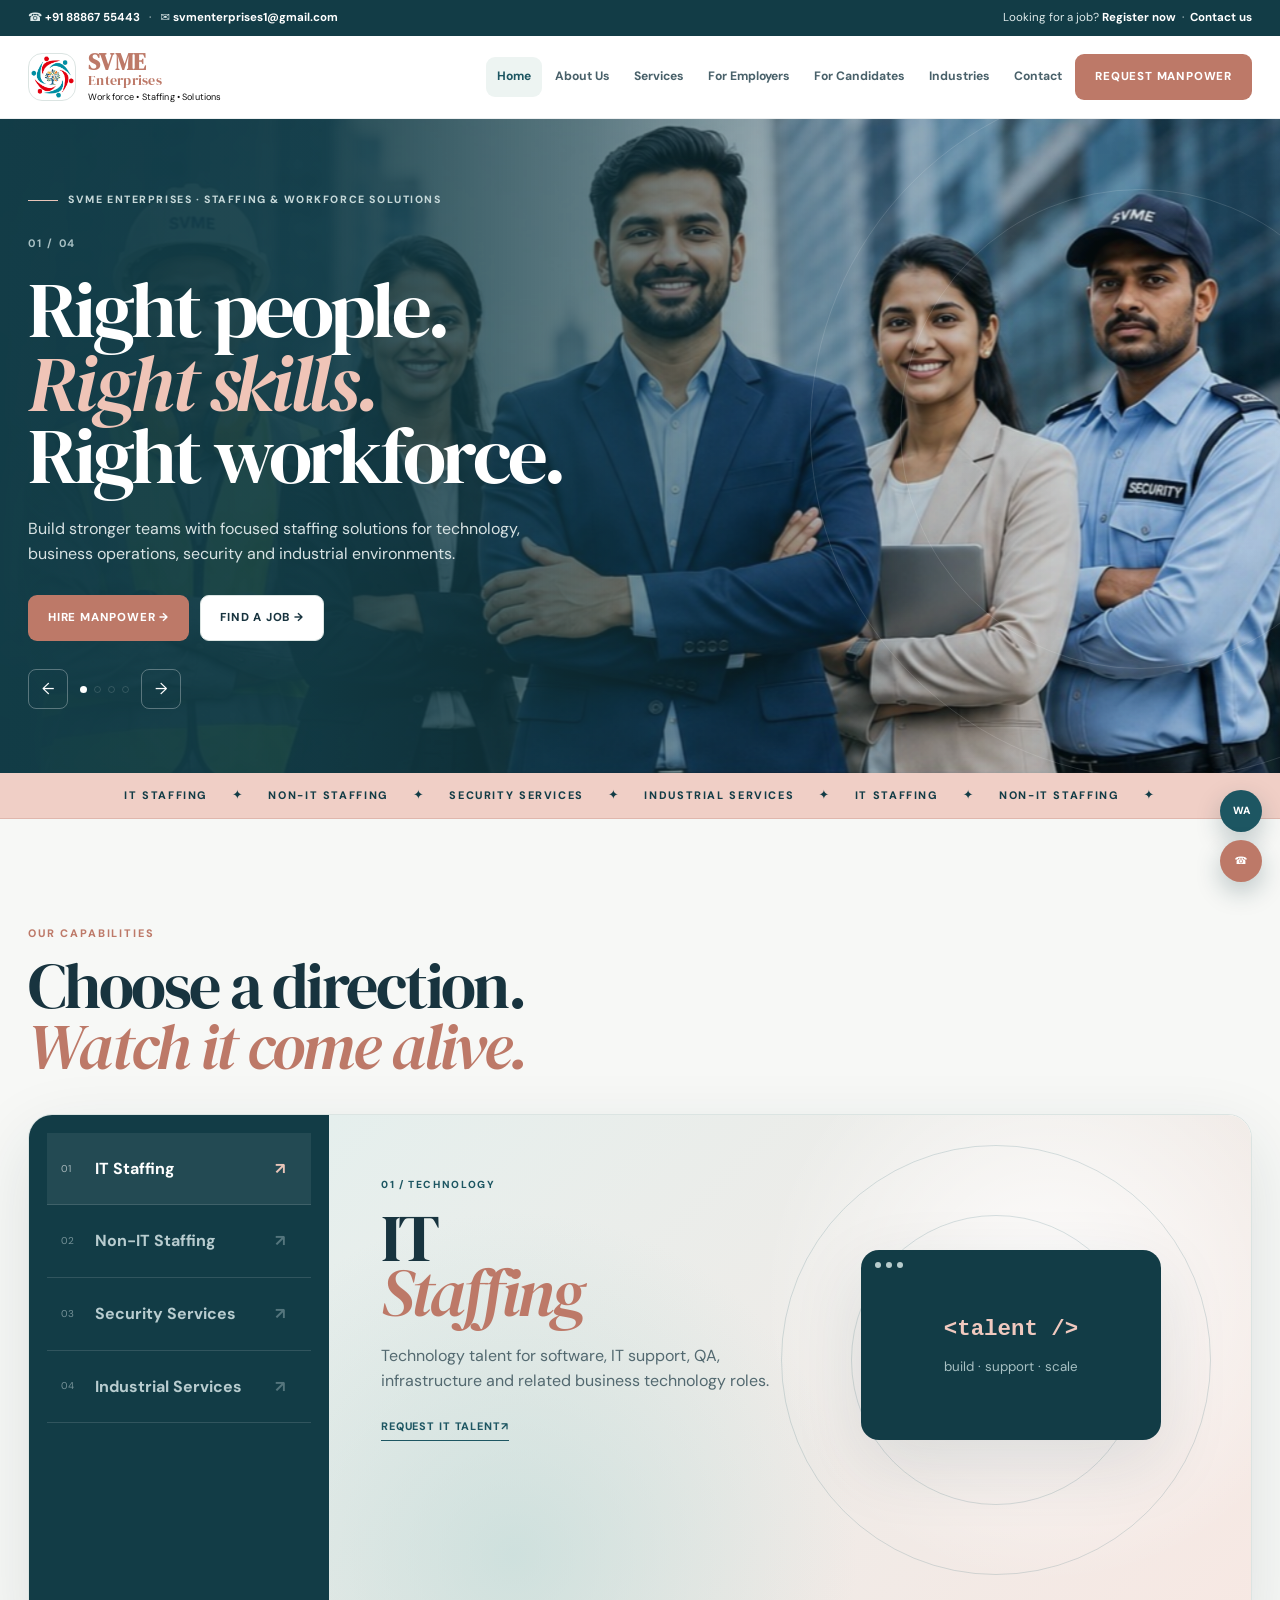
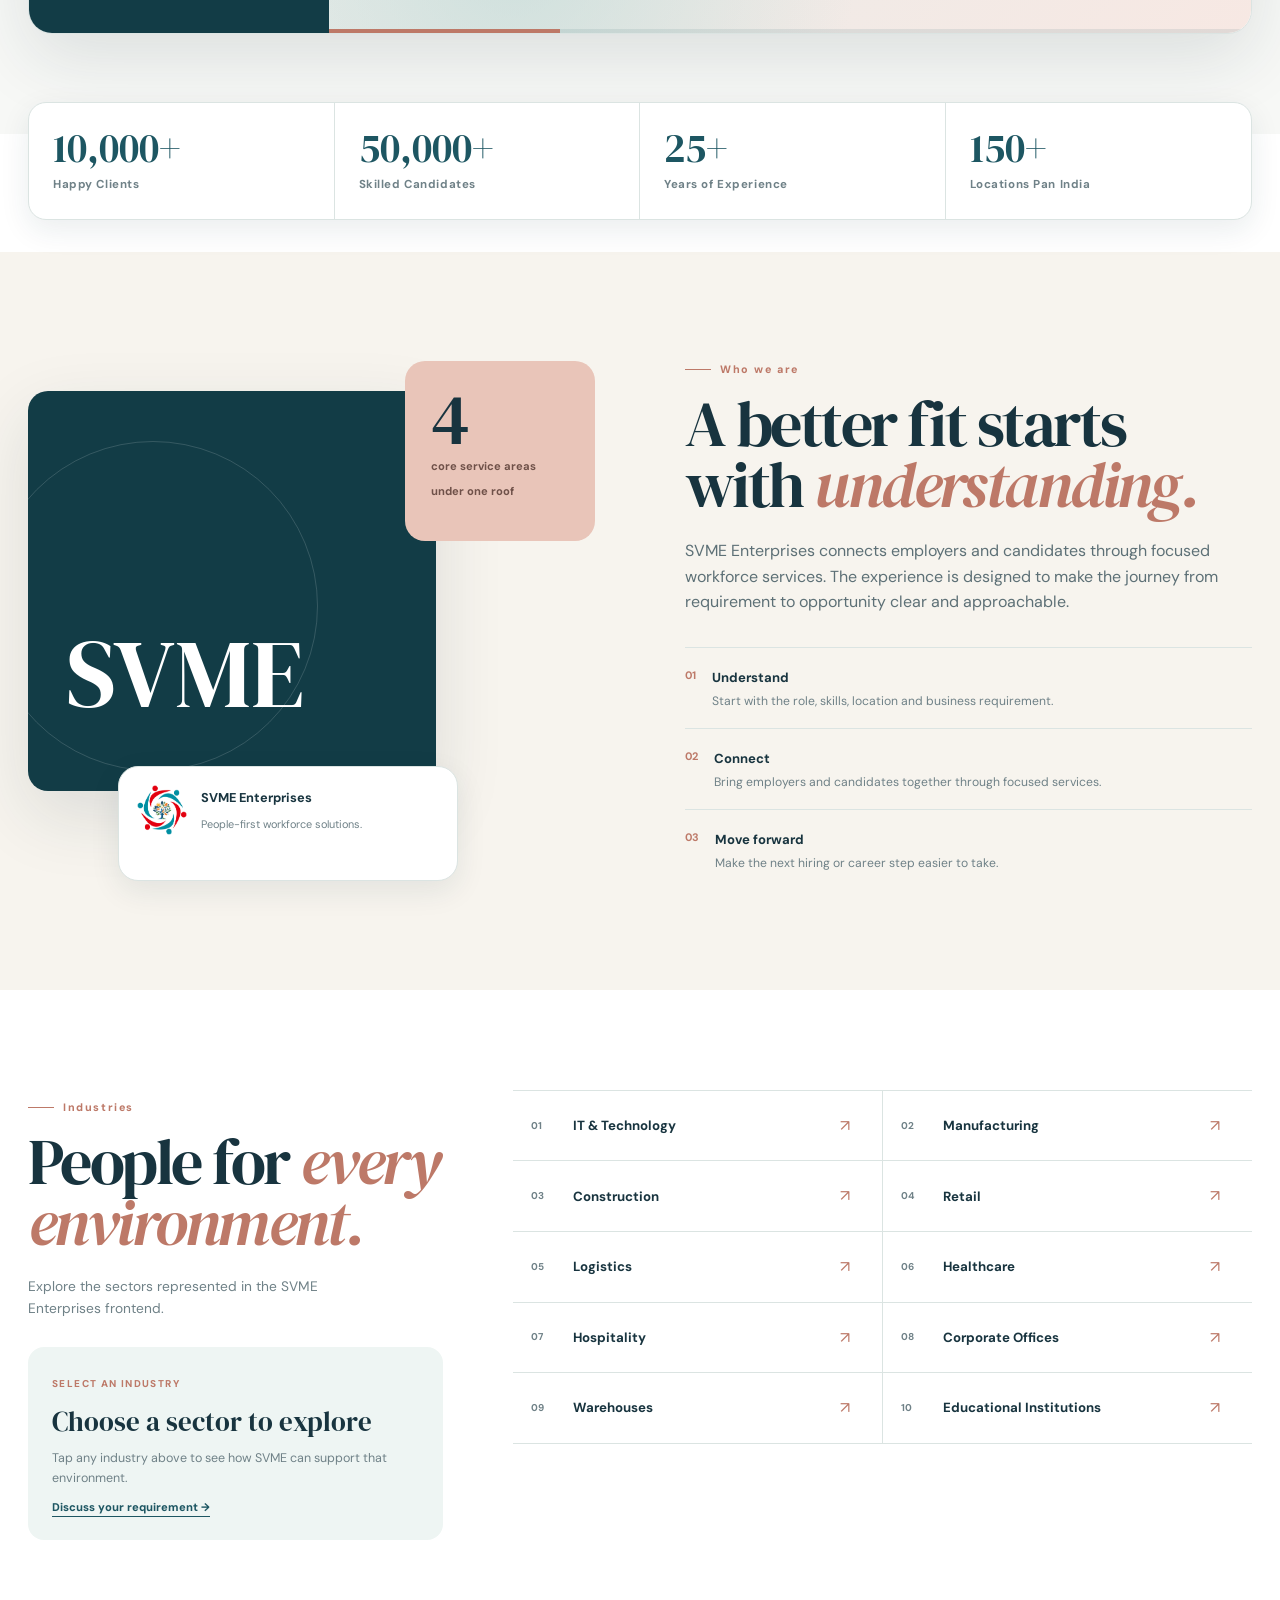
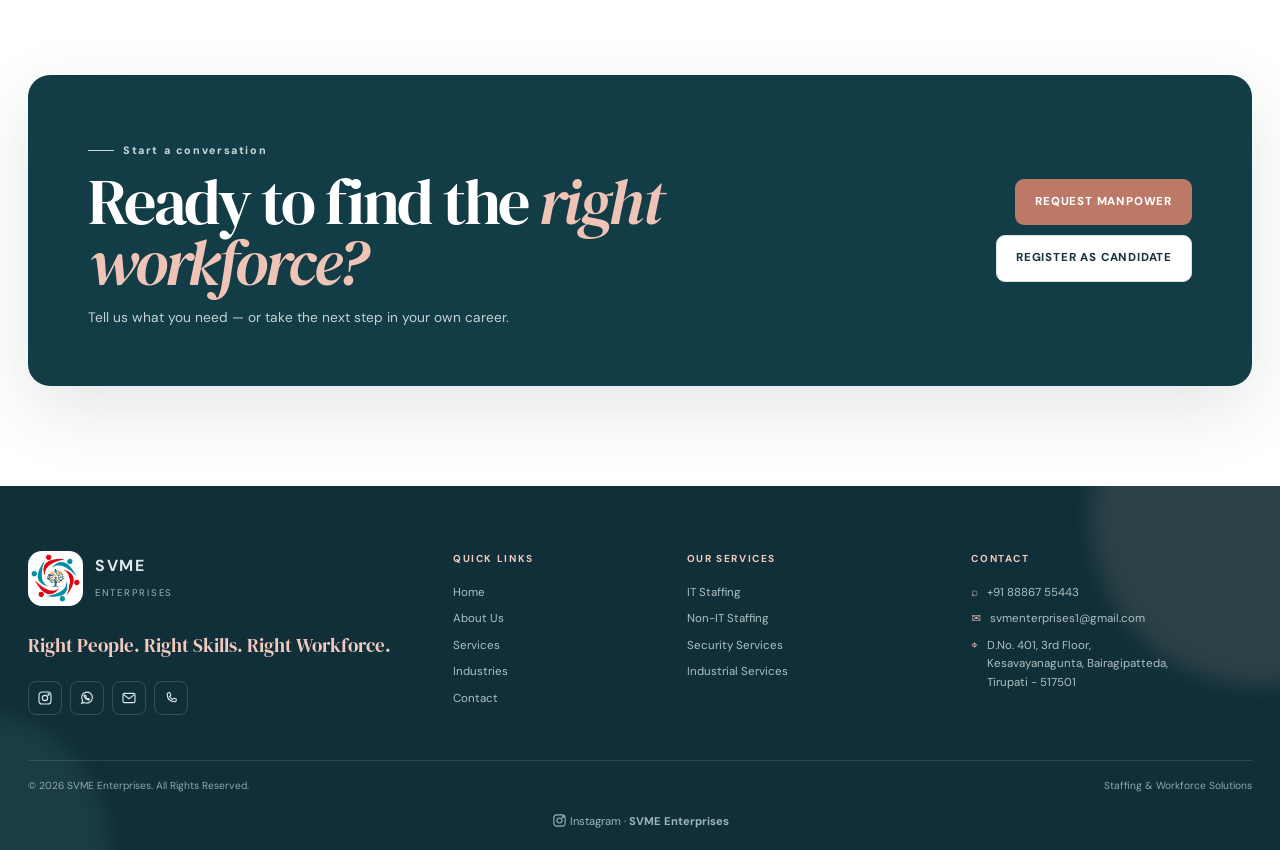
<file: index.html>
<!doctype html><html lang="en" class="no-js"><script>document.documentElement.className="js-anim";</script><head><meta charset="utf-8"><meta name="viewport" content="width=device-width,initial-scale=1"><meta name="description" content="SVME Enterprises provides IT and non-IT staffing, security services and industrial workforce solutions from Tirupati."><title>SVME Enterprises | Staffing & Workforce Solutions</title><link rel="stylesheet" href="css/styles.css"></head><body>
<div class="topbar"><div class="container"><div>☎ <a href="tel:+918886755443">+91 88867 55443</a> &nbsp; · &nbsp; ✉ <a href="mailto:svmenterprises1@gmail.com">svmenterprises1@gmail.com</a></div><div>Looking for a job? <a href="candidates.html">Register now</a> &nbsp;·&nbsp; <a href="contact.html">Contact us</a></div></div></div>
<header class="header"><div class="container nav"><a class="brand" href="index.html"><span class="brand-logo"><img src="assets/svme-logo.png" alt="SVME Enterprises logo"></span><span class="brand-copy"><strong>SVME</strong><small>Enterprises</small><em>Workforce • Staffing • Solutions</em></span></a><button class="hamb" aria-label="Open menu" aria-expanded="false">☰</button><nav class="menu"><a class="active" href="index.html">Home</a><a href="index.html#about">About Us</a><a href="#service-stage">Services</a><a href="employers.html">For Employers</a><a href="candidates.html">For Candidates</a><a href="index.html#industries">Industries</a><a href="contact.html">Contact</a><a class="btn rust" href="employers.html">REQUEST MANPOWER</a></nav></div></header>
<main>
<section class="aed-hero" data-slider><div class="aed-hero-photo" aria-hidden="true"></div><div class="aed-hero-overlay" aria-hidden="true"></div><div class="hero-orbit orbit-one"></div><div class="hero-orbit orbit-two"></div><div class="container aed-hero-grid"><div class="aed-copy reveal"><span class="eyebrow">SVME ENTERPRISES · STAFFING & WORKFORCE SOLUTIONS</span><div class="slider-copy"><article class="slide-copy active"><span class="slide-number">01 / 04</span><h1>Right people.<br><em>Right skills.</em><br>Right workforce.</h1><p>Build stronger teams with focused staffing solutions for technology, business operations, security and industrial environments.</p></article><article class="slide-copy"><span class="slide-number">02 / 04</span><h1>Talent that<br><em>moves</em> business.</h1><p>Connect your organisation with people who can step into the role, understand the work and keep things moving.</p></article><article class="slide-copy"><span class="slide-number">03 / 04</span><h1>People first.<br><em>Business ready.</em></h1><p>A workforce experience designed around employers, candidates and the real requirements behind every role.</p></article><article class="slide-copy"><span class="slide-number">04 / 04</span><h1>One partner.<br><em>Four capabilities.</em></h1><p>IT, non-IT, security and industrial workforce support — brought together under SVME Enterprises.</p></article></div><div class="actions"><a class="btn rust" href="employers.html">HIRE MANPOWER →</a><a class="btn light" href="candidates.html">FIND A JOB →</a></div><div class="slider-controls"><button class="slider-arrow" data-prev aria-label="Previous slide">←</button><div class="slider-dots"><button class="dot active" data-slide="0"></button><button class="dot" data-slide="1"></button><button class="dot" data-slide="2"></button><button class="dot" data-slide="3"></button></div><button class="slider-arrow" data-next aria-label="Next slide">→</button></div></div></div></div></section>
<div class="motion-strip"><div class="motion-track"><span>IT STAFFING</span><b>✦</b><span>NON-IT STAFFING</span><b>✦</b><span>SECURITY SERVICES</span><b>✦</b><span>INDUSTRIAL SERVICES</span><b>✦</b><span>IT STAFFING</span><b>✦</b><span>NON-IT STAFFING</span><b>✦</b></div></div>
<section class="service-stage" id="service-stage">
  <div class="stage-intro container"><span>OUR CAPABILITIES</span><h2>Choose a direction.<br><em>Watch it come alive.</em></h2></div>
  <div class="stage-shell container">
    <div class="stage-tabs" role="tablist" aria-label="Services">
      <button class="stage-tab active" data-service="it"><small>01</small><span>IT Staffing</span><b>↗</b></button>
      <button class="stage-tab" data-service="nonit"><small>02</small><span>Non-IT Staffing</span><b>↗</b></button>
      <button class="stage-tab" data-service="security"><small>03</small><span>Security Services</span><b>↗</b></button>
      <button class="stage-tab" data-service="industrial"><small>04</small><span>Industrial Services</span><b>↗</b></button>
    </div>
    <div class="stage-view">
      <div class="stage-view-bg"></div>
      <div class="stage-copy active" data-panel="it"><span>01 / TECHNOLOGY</span><h3>IT<br><em>Staffing</em></h3><p>Technology talent for software, IT support, QA, infrastructure and related business technology roles.</p><a href="employers.html">REQUEST IT TALENT <b>↗</b></a></div>
      <div class="stage-copy" data-panel="nonit"><span>02 / OPERATIONS</span><h3>Non-IT<br><em>Staffing</em></h3><p>People for administration, sales, customer service, HR support and business operations.</p><a href="employers.html">REQUEST NON-IT TALENT <b>↗</b></a></div>
      <div class="stage-copy" data-panel="security"><span>03 / PROTECTION</span><h3>Security<br><em>Services</em></h3><p>Trained workforce support for offices, facilities and environments where reliable security personnel are needed.</p><a href="employers.html">DISCUSS SECURITY <b>↗</b></a></div>
      <div class="stage-copy" data-panel="industrial"><span>04 / INDUSTRY</span><h3>Industrial<br><em>Services</em></h3><p>Workforce support for production, operations, maintenance, technical assistance and industrial sites.</p><a href="employers.html">REQUEST INDUSTRIAL STAFF <b>↗</b></a></div>
      <div class="stage-art active" data-art="it"><div class="art-ring ring1"></div><div class="art-ring ring2"></div><div class="art-screen"><div class="screen-top"><i></i><i></i><i></i></div><strong>&lt;talent /&gt;</strong><small>build · support · scale</small></div></div>
      <div class="stage-art" data-art="nonit"><div class="people-line"><i></i><i></i><i></i><i></i><i></i></div><div class="people-word">PEOPLE</div><div class="people-dot"></div></div>
      <div class="stage-art" data-art="security"><div class="shield-orbit o1"></div><div class="shield-orbit o2"></div><div class="shield-shape">✓</div></div>
      <div class="stage-art" data-art="industrial"><div class="sun"></div><div class="city c1"></div><div class="city c2"></div><div class="city c3"></div><div class="city c4"></div></div>
      <div class="stage-progress"><span class="progress-fill"></span></div>
    </div>
  </div>
</section>
<section class="stats"><div class="container stats-grid reveal"><div><strong>10,000+</strong><span>Happy Clients</span></div><div><strong>50,000+</strong><span>Skilled Candidates</span></div><div><strong>25+</strong><span>Years of Experience</span></div><div><strong>150+</strong><span>Locations Pan India</span></div></div></section>
<section id="about" class="story scroll-stage"><div class="container story-grid"><div class="story-art reveal"><div class="story-box story-main"><div class="stage-circle"></div><div class="stage-word">SVME</div></div><div class="story-box story-side"><b>4</b><span>core service areas<br>under one roof</span></div><div class="story-box story-bottom"><img src="assets/svme-logo.png" alt="SVME logo"><strong>SVME Enterprises</strong><br><span>People-first workforce solutions.</span></div></div><div class="story-copy reveal delay-2"><span class="kicker">Who we are</span><h2 class="section-title">A better fit starts with <em>understanding.</em></h2><p>SVME Enterprises connects employers and candidates through focused workforce services. The experience is designed to make the journey from requirement to opportunity clear and approachable.</p><div class="story-list"><div class="story-item"><b>01</b><div><strong>Understand</strong><p>Start with the role, skills, location and business requirement.</p></div></div><div class="story-item"><b>02</b><div><strong>Connect</strong><p>Bring employers and candidates together through focused services.</p></div></div><div class="story-item"><b>03</b><div><strong>Move forward</strong><p>Make the next hiring or career step easier to take.</p></div></div></div></div></div></section>
<section id="industries" class="industry-section"><div class="container industry-wrap"><div class="industry-side"><div class="industry-title reveal"><span class="kicker">Industries</span><h2 class="section-title">People for <em>every environment.</em></h2><p>Explore the sectors represented in the SVME Enterprises frontend.</p></div><div class="industry-detail-panel" aria-live="polite"><span>SELECT AN INDUSTRY</span><strong>Choose a sector to explore</strong><p>Tap any industry above to see how SVME can support that environment.</p><a class="text-link" href="contact.html">Discuss your requirement →</a></div></div><div class="industry-grid reveal delay-2"><button class="industry" type="button" data-industry="IT & Technology" data-detail="Technology teams, software operations, IT support and digital business environments."><b>01</b><span>IT & Technology</span><i>↗</i></button><button class="industry" type="button" data-industry="Manufacturing" data-detail="Production environments requiring dependable operations, technical and workforce support."><b>02</b><span>Manufacturing</span><i>↗</i></button><button class="industry" type="button" data-industry="Construction" data-detail="Site-based workforce requirements across construction and project environments."><b>03</b><span>Construction</span><i>↗</i></button><button class="industry" type="button" data-industry="Retail" data-detail="Customer-facing, sales, administration and store operations workforce needs."><b>04</b><span>Retail</span><i>↗</i></button><button class="industry" type="button" data-industry="Logistics" data-detail="People for logistics, warehouses, movement, coordination and operational support."><b>05</b><span>Logistics</span><i>↗</i></button><button class="industry" type="button" data-industry="Healthcare" data-detail="Support roles for healthcare environments, administration and facility operations."><b>06</b><span>Healthcare</span><i>↗</i></button><button class="industry" type="button" data-industry="Hospitality" data-detail="Hospitality teams across guest service, operations and support functions."><b>07</b><span>Hospitality</span><i>↗</i></button><button class="industry" type="button" data-industry="Corporate Offices" data-detail="Professional office environments requiring administrative, HR, support and operational talent."><b>08</b><span>Corporate Offices</span><i>↗</i></button><button class="industry" type="button" data-industry="Warehouses" data-detail="Warehouse and site operations requiring reliable staffing and shift-based support."><b>09</b><span>Warehouses</span><i>↗</i></button><button class="industry" type="button" data-industry="Educational Institutions" data-detail="Workforce support for educational campuses, administration and facility requirements."><b>10</b><span>Educational Institutions</span><i>↗</i></button></div></div></section>
<section class="cta-band"><div class="container cta-band-inner reveal"><div><span class="kicker">Start a conversation</span><h2 class="section-title">Ready to find the <em>right workforce?</em></h2><p>Tell us what you need — or take the next step in your own career.</p></div><div class="cta-actions"><a class="btn rust" href="employers.html">REQUEST MANPOWER</a><a class="btn light" href="candidates.html">REGISTER AS CANDIDATE</a></div></div></section>
</main>
<footer class="site-footer">
  <div class="footer-glow footer-glow-one"></div><div class="footer-glow footer-glow-two"></div>
  <div class="container footer-main">
    <div class="footer-brand-col">
      <a class="footer-brand-card" href="index.html" aria-label="SVME Enterprises home">
        <span class="footer-logo-wrap"><img src="assets/svme-logo.png" alt="SVME Enterprises logo"></span>
        <span class="footer-brand-name"><strong>SVME</strong><small>ENTERPRISES</small></span>
      </a>
      <p>Right People. Right Skills. Right Workforce.</p>
      <div class="footer-socials" aria-label="Social links">
        <a href="https://www.instagram.com/svme_enterprises?igsh=MTJnbjJmdXRpMzVmag==" target="_blank" rel="noopener" aria-label="Instagram — SVME Enterprises" class="social instagram"><svg viewBox="0 0 24 24" aria-hidden="true"><rect x="3" y="3" width="18" height="18" rx="5"></rect><circle cx="12" cy="12" r="4"></circle><circle cx="17.4" cy="6.7" r="1"></circle></svg></a>
        <a href="https://wa.me/918886755443" target="_blank" rel="noopener" aria-label="WhatsApp — SVME Enterprises" class="social whatsapp"><svg viewBox="0 0 24 24" aria-hidden="true"><path d="M20 11.6a8 8 0 0 1-11.8 7L4 20l1.5-4.1A8 8 0 1 1 20 11.6Z"></path><path d="M8.5 8.4c.2-.4.4-.4.7-.4h.5c.2 0 .4.1.5.4l.5 1.2c.1.3.1.5-.1.7l-.5.6c.6 1.1 1.4 1.9 2.5 2.5l.6-.5c.2-.2.4-.2.7-.1l1.2.5c.3.1.4.3.4.5v.5c0 .3 0 .5-.4.7-.4.2-1 .3-1.5.1-2.8-.9-4.8-2.9-5.7-5.7-.2-.5-.1-1.1.1-1.5Z"></path></svg></a>
        <a href="mailto:svmenterprises1@gmail.com" aria-label="Email — SVME Enterprises" class="social email"><svg viewBox="0 0 24 24" aria-hidden="true"><rect x="3" y="5" width="18" height="14" rx="2"></rect><path d="m4 7 8 6 8-6"></path></svg></a>
        <a href="tel:+918886755443" aria-label="Call — SVME Enterprises" class="social phone"><svg viewBox="0 0 24 24" aria-hidden="true"><path d="M7.2 4.5 9.4 4c.5-.1 1 .2 1.2.7l1 2.6c.2.5 0 1-.4 1.3L9.8 9.7a13.2 13.2 0 0 0 4.5 4.5l1.1-1.4c.3-.4.8-.6 1.3-.4l2.6 1c.5.2.8.7.7 1.2l-.5 2.2c-.1.5-.6.9-1.1.9C10.8 17.7 6.3 13.2 6.3 5.6c0-.5.4-1 0.9-1.1Z"></path></svg></a>
      </div>
    </div>
    <div class="footer-column"><h4>QUICK LINKS</h4><a href="index.html">Home</a><a href="index.html#about">About Us</a><a href="services.html">Services</a><a href="index.html#industries">Industries</a><a href="contact.html">Contact</a></div>
    <div class="footer-column"><h4>OUR SERVICES</h4><a href="services.html#it">IT Staffing</a><a href="services.html#non-it">Non-IT Staffing</a><a href="services.html#security">Security Services</a><a href="services.html#industrial">Industrial Services</a></div>
    <div class="footer-column footer-contact"><h4>CONTACT</h4><a href="tel:+918886755443" class="contact-line"><span class="mini-icon">⌕</span><span>+91 88867 55443</span></a><a href="mailto:svmenterprises1@gmail.com" class="contact-line"><span class="mini-icon">✉</span><span>svmenterprises1@gmail.com</span></a><div class="contact-line"><span class="mini-icon">⌖</span><span>D.No. 401, 3rd Floor,<br>Kesavayanagunta, Bairagipatteda,<br>Tirupati - 517501</span></div></div>
  </div>
  <div class="container footer-bottom"><span>© <span data-year></span> SVME Enterprises. All Rights Reserved.</span><span>Staffing &amp; Workforce Solutions</span></div>
  <div class="container footer-instagram"><a href="https://www.instagram.com/svme_enterprises?igsh=MTJnbjJmdXRpMzVmag==" target="_blank" rel="noopener"><svg class="instagram-icon" viewBox="0 0 24 24" aria-hidden="true"><rect x="3" y="3" width="18" height="18" rx="5"></rect><circle cx="12" cy="12" r="4"></circle><circle cx="17.4" cy="6.7" r="1"></circle></svg> Instagram · <strong>SVME Enterprises</strong></a></div>
</footer><div class="floating"><a class="float" href="https://wa.me/918886755443" target="_blank" aria-label="WhatsApp">WA</a><a class="float call" href="tel:+918886755443" aria-label="Call">☎</a></div><script src="js/app.js"></script><script>
(function(){
 const tabs=[...document.querySelectorAll('.stage-tab')], copies=[...document.querySelectorAll('.stage-copy')], arts=[...document.querySelectorAll('.stage-art')], fill=document.querySelector('.progress-fill');
 function activate(key){tabs.forEach(x=>x.classList.toggle('active',x.dataset.service===key)); copies.forEach(x=>x.classList.toggle('active',x.dataset.panel===key)); arts.forEach(x=>x.classList.toggle('active',x.dataset.art===key)); const i=tabs.findIndex(x=>x.dataset.service===key); if(fill) fill.style.width=((i+1)/tabs.length*100)+'%';}
 tabs.forEach(t=>t.addEventListener('click',()=>activate(t.dataset.service)));
 tabs.forEach(t=>t.addEventListener('mouseenter',()=>activate(t.dataset.service)));
 activate('it');
})();
</script></body></html>
</file>
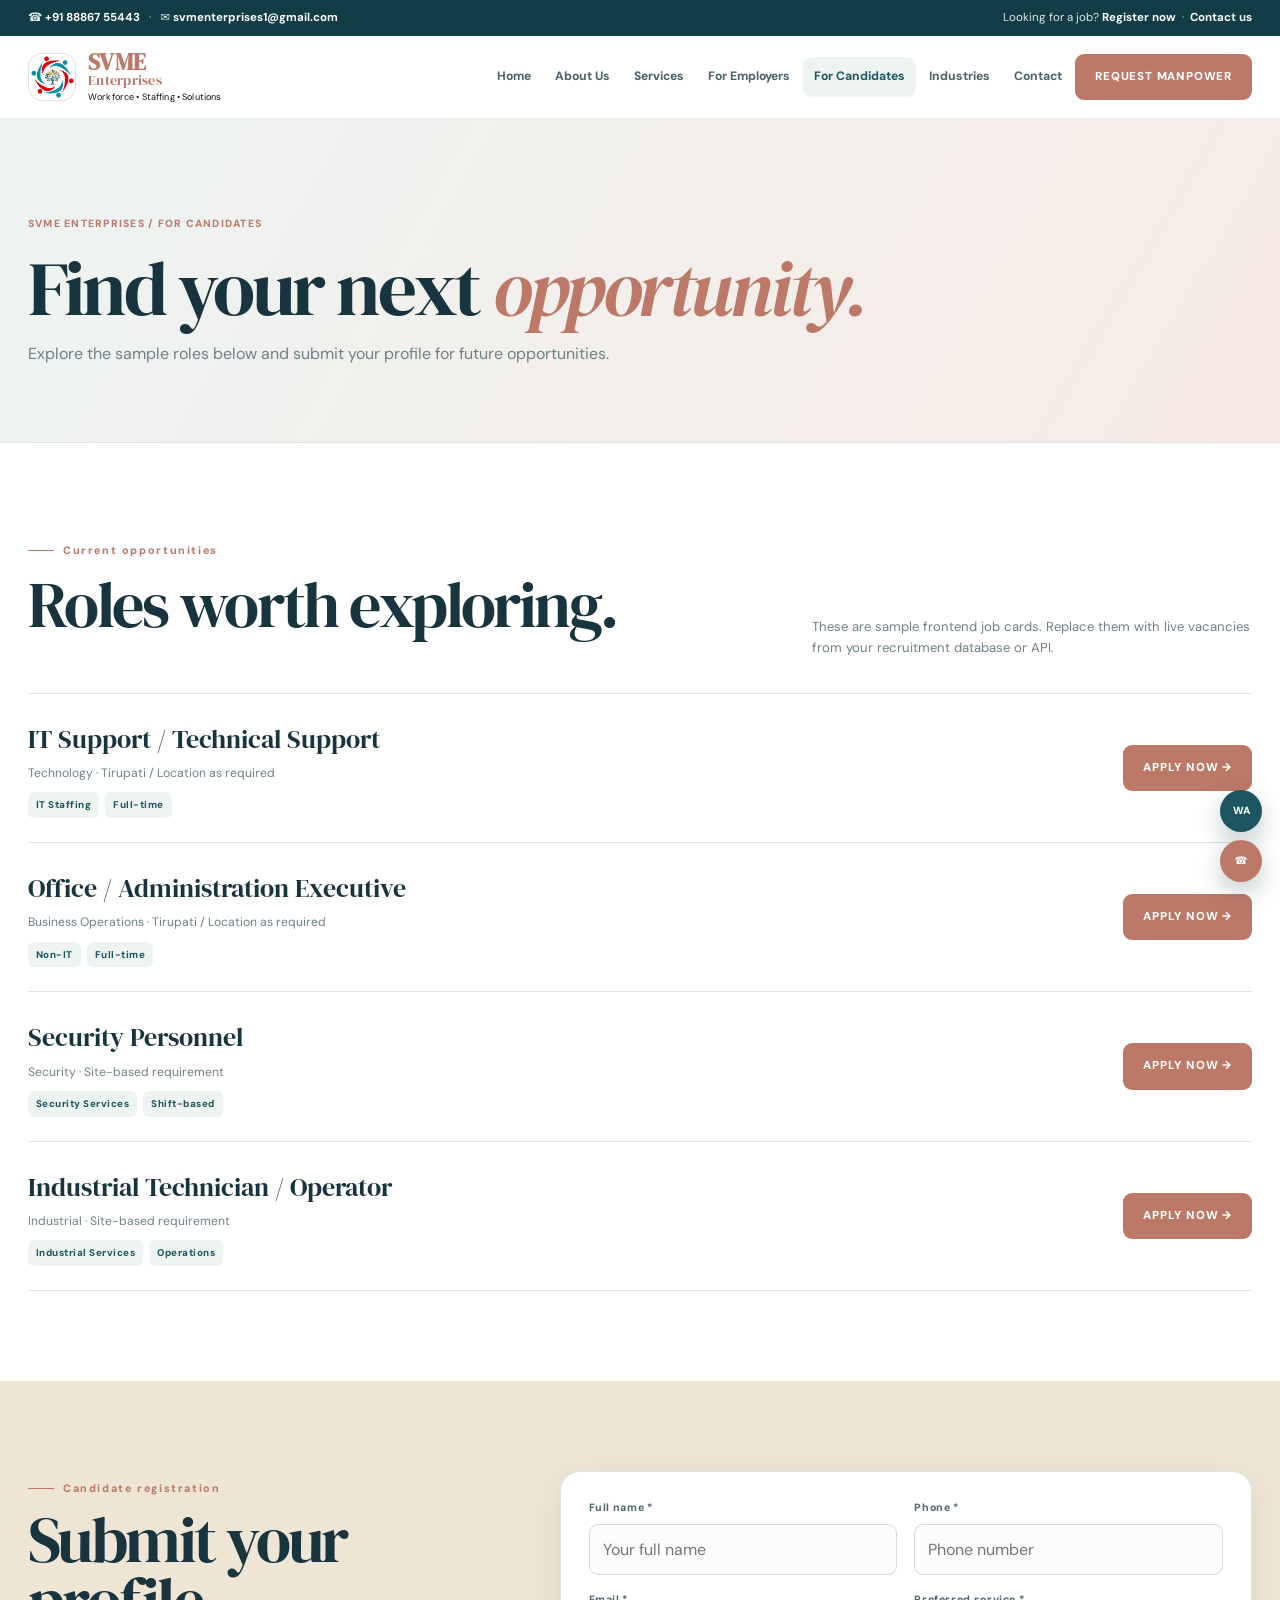
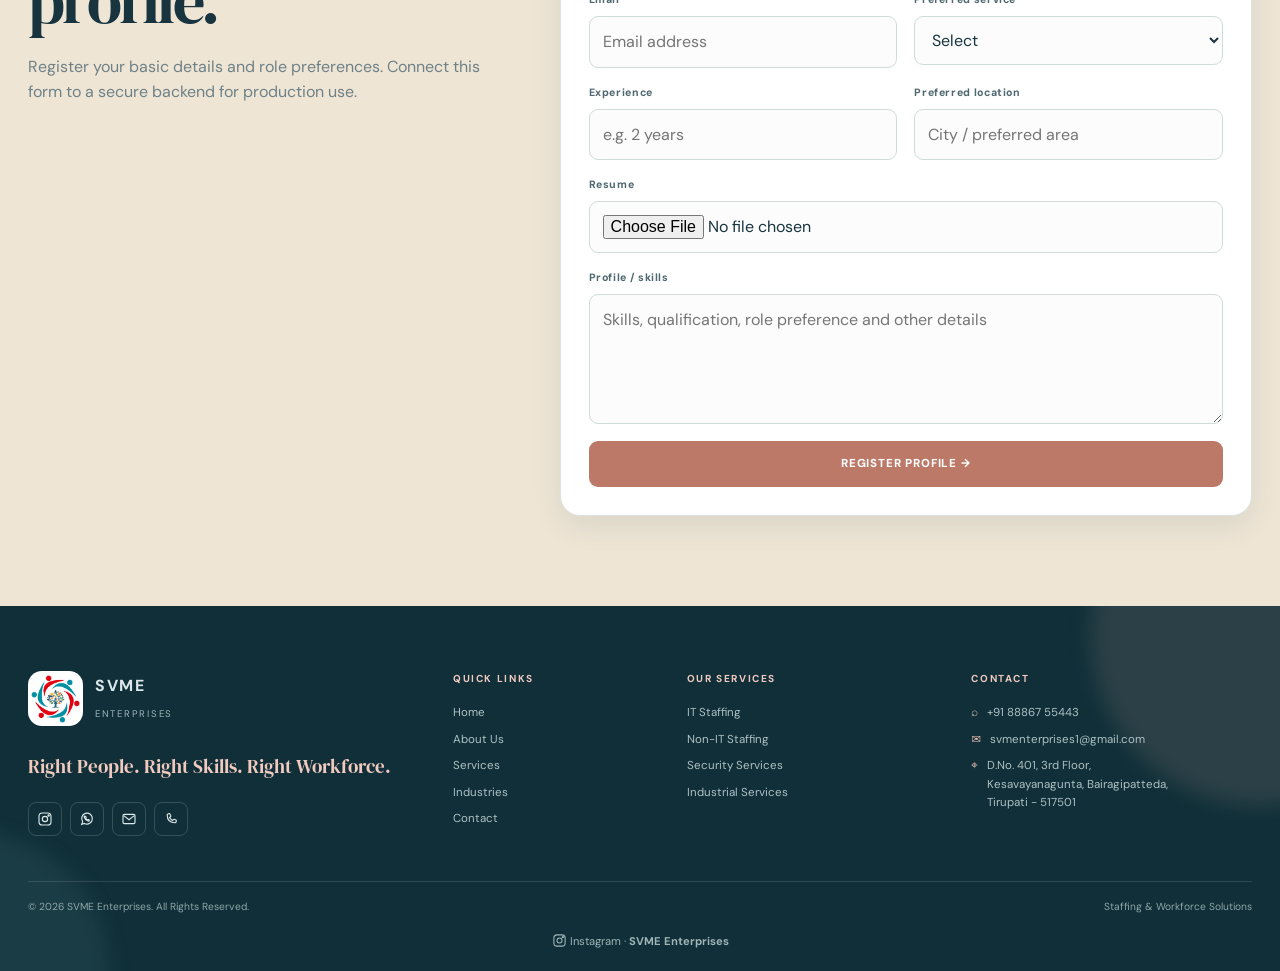
<file: candidates.html>
<!doctype html><html lang="en" class="no-js"><script>document.documentElement.className="js-anim";</script><head><meta charset="utf-8"><meta name="viewport" content="width=device-width,initial-scale=1"><link rel="stylesheet" href="css/styles.css"><title>For Candidates | SVME Enterprises</title></head><body><div class="topbar"><div class="container"><div>☎ <a href="tel:+918886755443">+91 88867 55443</a> &nbsp; · &nbsp; ✉ <a href="mailto:svmenterprises1@gmail.com">svmenterprises1@gmail.com</a></div><div>Looking for a job? <a href="candidates.html">Register now</a> &nbsp;·&nbsp; <a href="contact.html">Contact us</a></div></div></div>
<header class="header"><div class="container nav"><a class="brand" href="index.html"><span class="brand-logo"><img src="assets/svme-logo.png" alt="SVME Enterprises logo"></span><span class="brand-copy"><strong>SVME</strong><small>Enterprises</small><em>Workforce • Staffing • Solutions</em></span></a><button class="hamb" aria-label="Open menu" aria-expanded="false">☰</button><nav class="menu"><a data-page="home" href="index.html">Home</a><a data-page="services" href="services.html">About Us</a><a data-page="services" href="services.html">Services</a><a data-page="employers" href="employers.html">For Employers</a><a class="active" data-page="candidates" href="candidates.html">For Candidates</a><a data-page="services" href="index.html#industries">Industries</a><a data-page="contact" href="contact.html">Contact</a><a class="btn rust" href="employers.html">REQUEST MANPOWER</a></nav></div></header><main><section class="page-hero"><div class="container reveal"><span class="crumb">SVME Enterprises / For Candidates</span><h1>Find your next <em>opportunity.</em></h1><p>Explore the sample roles below and submit your profile for future opportunities.</p></div></section><section class="page-section" id="jobs"><div class="container"><div class="editorial-head reveal"><div><span class="kicker">Current opportunities</span><h2 class="section-title">Roles worth exploring.</h2></div><p>These are sample frontend job cards. Replace them with live vacancies from your recruitment database or API.</p></div><div class="jobs"><div class="job reveal"><div><h3>IT Support / Technical Support</h3><p>Technology · Tirupati / Location as required</p><div class="job-meta"><span class="pill">IT Staffing</span><span class="pill">Full-time</span></div></div><button class="btn rust" data-apply="IT Support / Technical Support">APPLY NOW →</button></div><div class="job reveal delay-1"><div><h3>Office / Administration Executive</h3><p>Business Operations · Tirupati / Location as required</p><div class="job-meta"><span class="pill">Non-IT</span><span class="pill">Full-time</span></div></div><button class="btn rust" data-apply="Office / Administration Executive">APPLY NOW →</button></div><div class="job reveal delay-2"><div><h3>Security Personnel</h3><p>Security · Site-based requirement</p><div class="job-meta"><span class="pill">Security Services</span><span class="pill">Shift-based</span></div></div><button class="btn rust" data-apply="Security Personnel">APPLY NOW →</button></div><div class="job reveal delay-3"><div><h3>Industrial Technician / Operator</h3><p>Industrial · Site-based requirement</p><div class="job-meta"><span class="pill">Industrial Services</span><span class="pill">Operations</span></div></div><button class="btn rust" data-apply="Industrial Technician / Operator">APPLY NOW →</button></div></div></div></section><section class="page-section" style="background:#eee5d5"><div class="container form-layout"><div class="form-intro reveal"><span class="kicker">Candidate registration</span><h2 class="section-title">Submit your profile.</h2><p>Register your basic details and role preferences. Connect this form to a secure backend for production use.</p></div><form class="form-card reveal delay-2" id="candidateForm"><div class="form-grid"><div class="field"><label>Full name *</label><input required name="name" placeholder="Your full name"></div><div class="field"><label>Phone *</label><input required name="phone" type="tel" placeholder="Phone number"></div><div class="field"><label>Email *</label><input required name="email" type="email" placeholder="Email address"></div><div class="field"><label>Preferred service *</label><select required name="service"><option value="">Select</option><option>IT</option><option>Non-IT</option><option>Security</option><option>Industrial</option></select></div><div class="field"><label>Experience</label><input name="experience" placeholder="e.g. 2 years"></div><div class="field"><label>Preferred location</label><input name="location" placeholder="City / preferred area"></div><div class="field full"><label>Resume</label><input name="resume" type="file" accept=".pdf,.doc,.docx"></div><div class="field full"><label>Profile / skills</label><textarea name="profile" placeholder="Skills, qualification, role preference and other details"></textarea></div><div class="field full"><button class="btn rust" type="submit">REGISTER PROFILE →</button><div class="notice" id="candidateNotice">Thank you. Your profile form was validated in this frontend demo.</div></div></div></form></div></section></main><div class="modal" id="applyModal"><div class="modal-box"><button class="close" data-close aria-label="Close">×</button><span class="kicker">Job application</span><h2>Apply for this role.</h2><form class="form-card" id="applicationForm" style="padding:0;border:0;box-shadow:none"><div class="form-grid"><div class="field full"><label>Role</label><input id="applyRole" name="role" readonly></div><div class="field"><label>Full name *</label><input required name="name" placeholder="Your name"></div><div class="field"><label>Phone *</label><input required name="phone" type="tel" placeholder="Phone number"></div><div class="field full"><label>Email *</label><input required name="email" type="email" placeholder="Email address"></div><div class="field full"><label>Resume</label><input name="resume" type="file" accept=".pdf,.doc,.docx"></div><div class="field full"><button class="btn rust" type="submit">SUBMIT APPLICATION →</button><div class="notice">Application form validated in this frontend demo.</div></div></div></form></div></div><footer class="site-footer">
  <div class="footer-glow footer-glow-one"></div><div class="footer-glow footer-glow-two"></div>
  <div class="container footer-main">
    <div class="footer-brand-col">
      <a class="footer-brand-card" href="index.html" aria-label="SVME Enterprises home">
        <span class="footer-logo-wrap"><img src="assets/svme-logo.png" alt="SVME Enterprises logo"></span>
        <span class="footer-brand-name"><strong>SVME</strong><small>ENTERPRISES</small></span>
      </a>
      <p>Right People. Right Skills. Right Workforce.</p>
      <div class="footer-socials" aria-label="Social links">
        <a href="https://www.instagram.com/svme_enterprises?igsh=MTJnbjJmdXRpMzVmag==" target="_blank" rel="noopener" aria-label="Instagram — SVME Enterprises" class="social instagram"><svg viewBox="0 0 24 24" aria-hidden="true"><rect x="3" y="3" width="18" height="18" rx="5"></rect><circle cx="12" cy="12" r="4"></circle><circle cx="17.4" cy="6.7" r="1"></circle></svg></a>
        <a href="https://wa.me/918886755443" target="_blank" rel="noopener" aria-label="WhatsApp — SVME Enterprises" class="social whatsapp"><svg viewBox="0 0 24 24" aria-hidden="true"><path d="M20 11.6a8 8 0 0 1-11.8 7L4 20l1.5-4.1A8 8 0 1 1 20 11.6Z"></path><path d="M8.5 8.4c.2-.4.4-.4.7-.4h.5c.2 0 .4.1.5.4l.5 1.2c.1.3.1.5-.1.7l-.5.6c.6 1.1 1.4 1.9 2.5 2.5l.6-.5c.2-.2.4-.2.7-.1l1.2.5c.3.1.4.3.4.5v.5c0 .3 0 .5-.4.7-.4.2-1 .3-1.5.1-2.8-.9-4.8-2.9-5.7-5.7-.2-.5-.1-1.1.1-1.5Z"></path></svg></a>
        <a href="mailto:svmenterprises1@gmail.com" aria-label="Email — SVME Enterprises" class="social email"><svg viewBox="0 0 24 24" aria-hidden="true"><rect x="3" y="5" width="18" height="14" rx="2"></rect><path d="m4 7 8 6 8-6"></path></svg></a>
        <a href="tel:+918886755443" aria-label="Call — SVME Enterprises" class="social phone"><svg viewBox="0 0 24 24" aria-hidden="true"><path d="M7.2 4.5 9.4 4c.5-.1 1 .2 1.2.7l1 2.6c.2.5 0 1-.4 1.3L9.8 9.7a13.2 13.2 0 0 0 4.5 4.5l1.1-1.4c.3-.4.8-.6 1.3-.4l2.6 1c.5.2.8.7.7 1.2l-.5 2.2c-.1.5-.6.9-1.1.9C10.8 17.7 6.3 13.2 6.3 5.6c0-.5.4-1 0.9-1.1Z"></path></svg></a>
      </div>
    </div>
    <div class="footer-column"><h4>QUICK LINKS</h4><a href="index.html">Home</a><a href="index.html#about">About Us</a><a href="services.html">Services</a><a href="index.html#industries">Industries</a><a href="contact.html">Contact</a></div>
    <div class="footer-column"><h4>OUR SERVICES</h4><a href="services.html#it">IT Staffing</a><a href="services.html#non-it">Non-IT Staffing</a><a href="services.html#security">Security Services</a><a href="services.html#industrial">Industrial Services</a></div>
    <div class="footer-column footer-contact"><h4>CONTACT</h4><a href="tel:+918886755443" class="contact-line"><span class="mini-icon">⌕</span><span>+91 88867 55443</span></a><a href="mailto:svmenterprises1@gmail.com" class="contact-line"><span class="mini-icon">✉</span><span>svmenterprises1@gmail.com</span></a><div class="contact-line"><span class="mini-icon">⌖</span><span>D.No. 401, 3rd Floor,<br>Kesavayanagunta, Bairagipatteda,<br>Tirupati - 517501</span></div></div>
  </div>
  <div class="container footer-bottom"><span>© <span data-year></span> SVME Enterprises. All Rights Reserved.</span><span>Staffing &amp; Workforce Solutions</span></div>
  <div class="container footer-instagram"><a href="https://www.instagram.com/svme_enterprises?igsh=MTJnbjJmdXRpMzVmag==" target="_blank" rel="noopener"><svg class="instagram-icon" viewBox="0 0 24 24" aria-hidden="true"><rect x="3" y="3" width="18" height="18" rx="5"></rect><circle cx="12" cy="12" r="4"></circle><circle cx="17.4" cy="6.7" r="1"></circle></svg> Instagram · <strong>SVME Enterprises</strong></a></div>
</footer><div class="floating"><a class="float" href="https://wa.me/918886755443" target="_blank" aria-label="WhatsApp">WA</a><a class="float call" href="tel:+918886755443" aria-label="Call">☎</a></div><script src="js/app.js"></script></body></html>
</file>
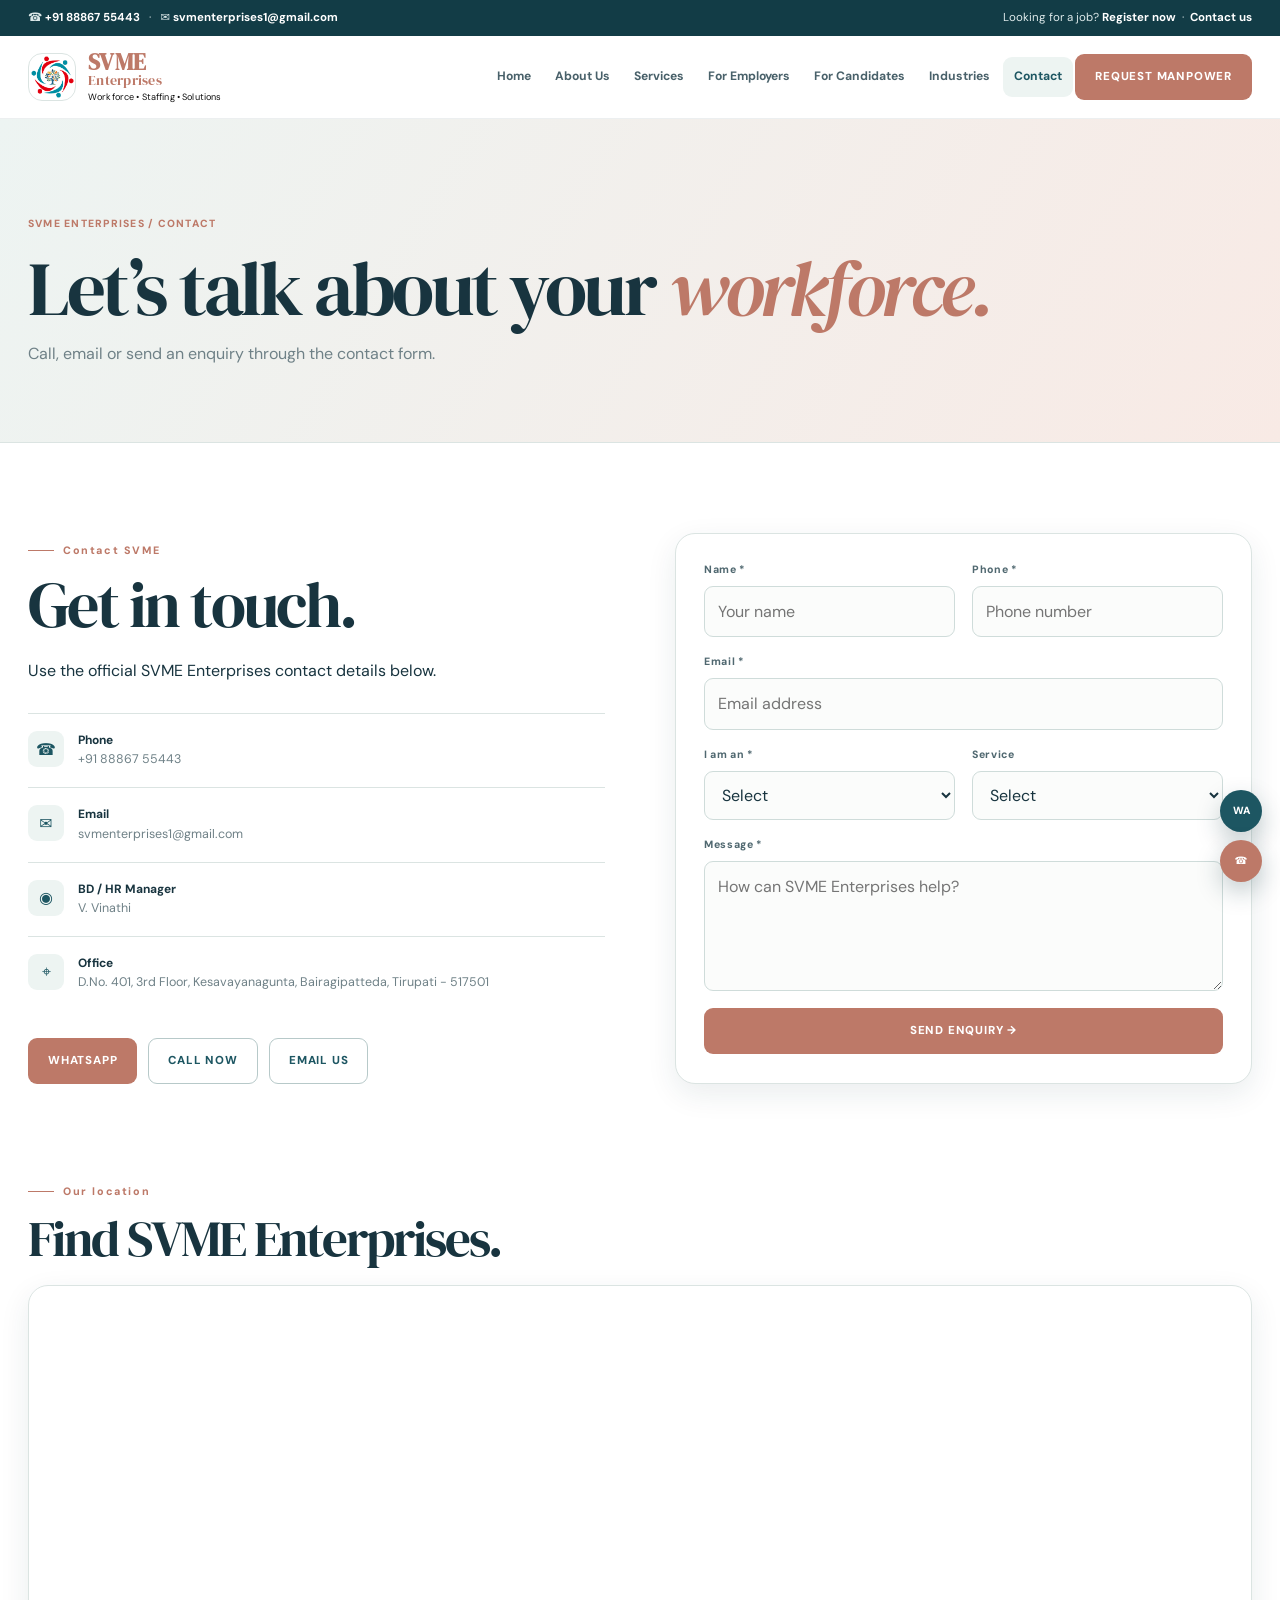
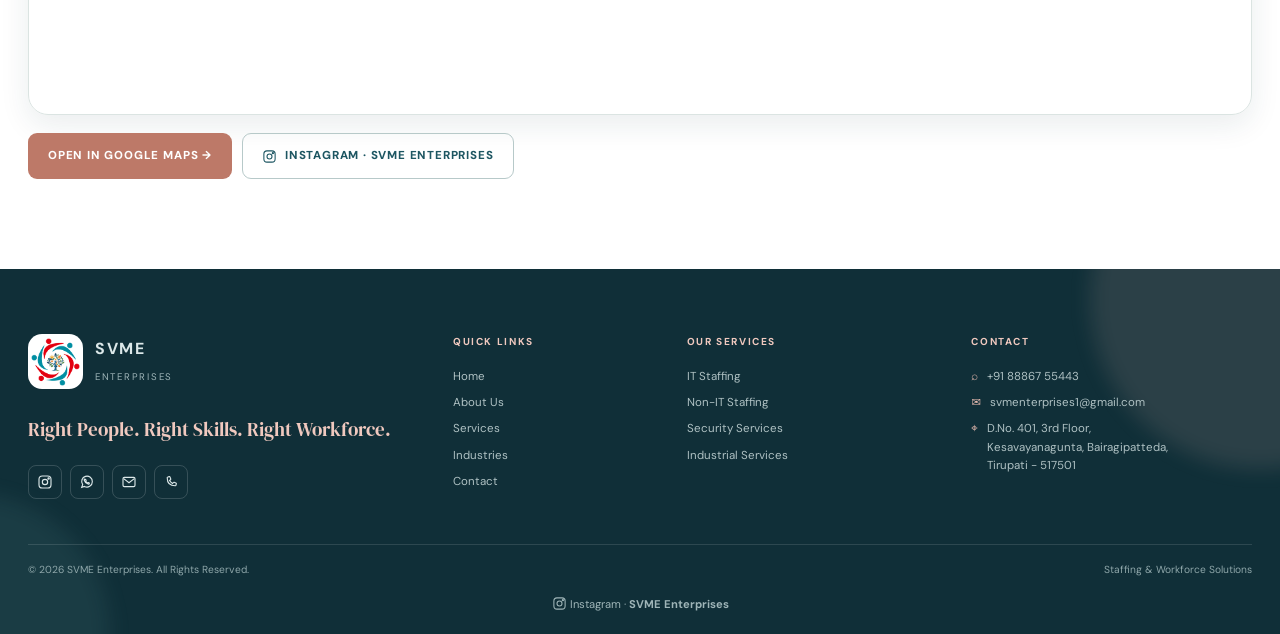
<file: contact.html>
<!doctype html><html lang="en" class="no-js"><script>document.documentElement.className="js-anim";</script><head><meta charset="utf-8"><meta name="viewport" content="width=device-width,initial-scale=1"><link rel="stylesheet" href="css/styles.css"><title>Contact | SVME Enterprises</title></head><body><div class="topbar"><div class="container"><div>☎ <a href="tel:+918886755443">+91 88867 55443</a> &nbsp; · &nbsp; ✉ <a href="mailto:svmenterprises1@gmail.com">svmenterprises1@gmail.com</a></div><div>Looking for a job? <a href="candidates.html">Register now</a> &nbsp;·&nbsp; <a href="contact.html">Contact us</a></div></div></div>
<header class="header"><div class="container nav"><a class="brand" href="index.html"><span class="brand-logo"><img src="assets/svme-logo.png" alt="SVME Enterprises logo"></span><span class="brand-copy"><strong>SVME</strong><small>Enterprises</small><em>Workforce • Staffing • Solutions</em></span></a><button class="hamb" aria-label="Open menu" aria-expanded="false">☰</button><nav class="menu"><a data-page="home" href="index.html">Home</a><a data-page="services" href="services.html">About Us</a><a data-page="services" href="services.html">Services</a><a data-page="employers" href="employers.html">For Employers</a><a data-page="candidates" href="candidates.html">For Candidates</a><a data-page="services" href="index.html#industries">Industries</a><a class="active" data-page="contact" href="contact.html">Contact</a><a class="btn rust" href="employers.html">REQUEST MANPOWER</a></nav></div></header><main><section class="page-hero"><div class="container reveal"><span class="crumb">SVME Enterprises / Contact</span><h1>Let’s talk about your <em>workforce.</em></h1><p>Call, email or send an enquiry through the contact form.</p></div></section><section class="page-section"><div class="container contact-grid"><div class="contact-intro reveal"><span class="kicker">Contact SVME</span><h2 class="section-title">Get in touch.</h2><p>Use the official SVME Enterprises contact details below.</p><div class="contact-list"><div class="contact-item"><div class="icon">☎</div><div><strong>Phone</strong><a href="tel:+918886755443">+91 88867 55443</a></div></div><div class="contact-item"><div class="icon">✉</div><div><strong>Email</strong><a href="mailto:svmenterprises1@gmail.com">svmenterprises1@gmail.com</a></div></div><div class="contact-item"><div class="icon">◉</div><div><strong>BD / HR Manager</strong><span>V. Vinathi</span></div></div><div class="contact-item"><div class="icon">⌖</div><div><strong>Office</strong><span>D.No. 401, 3rd Floor, Kesavayanagunta, Bairagipatteda, Tirupati - 517501</span></div></div></div><div class="actions"><a class="btn rust" href="https://wa.me/918886755443" target="_blank">WHATSAPP</a><a class="btn ghost" href="tel:+918886755443">CALL NOW</a><a class="btn ghost" href="mailto:svmenterprises1@gmail.com">EMAIL US</a></div></div><form class="form-card reveal delay-2" id="contactForm"><div class="form-grid"><div class="field"><label>Name *</label><input required name="name" placeholder="Your name"></div><div class="field"><label>Phone *</label><input required name="phone" type="tel" placeholder="Phone number"></div><div class="field full"><label>Email *</label><input required name="email" type="email" placeholder="Email address"></div><div class="field"><label>I am an *</label><select required name="type"><option value="">Select</option><option>Employer</option><option>Candidate</option><option>Other</option></select></div><div class="field"><label>Service</label><select name="service"><option value="">Select</option><option>IT Staffing</option><option>Non-IT Staffing</option><option>Security Services</option><option>Industrial Services</option></select></div><div class="field full"><label>Message *</label><textarea required name="message" placeholder="How can SVME Enterprises help?"></textarea></div><div class="field full"><button class="btn rust" type="submit">SEND ENQUIRY →</button><div class="notice" id="contactNotice">Thank you. Your message was validated in this frontend demo.</div></div></div></form></div></section><section class="page-section" style="padding-top:0"><div class="container reveal"><span class="kicker">Our location</span><h2 class="section-title" style="font-size:clamp(2.6rem,4vw,4.2rem);margin:14px 0 22px">Find SVME Enterprises.</h2><div class="map-card"><iframe src="https://www.google.com/maps/embed?pb=!1m17!1m12!1m3!1d3877.654343580794!2d79.4210517750878!3d13.617910686760137!2m3!1f0!2f0!3f0!3m2!1i1024!2i768!4f13.1!3m2!1m1!2zMTPCsDM3JzA0LjUiTiA3OcKwMjUnMjUuMSJF!5e0!3m2!1sen!2sin!4v1786551032454!5m2!1sen!2sin" loading="lazy" referrerpolicy="strict-origin-when-cross-origin" title="SVME Enterprises location map"></iframe></div><div class="map-actions"><a class="btn rust" href="https://www.google.com/maps/search/?api=1&query=13.617910686760137,79.4210517750878" target="_blank" rel="noopener">OPEN IN GOOGLE MAPS →</a><a class="btn ghost" href="https://www.instagram.com/svme_enterprises?igsh=MTJnbjJmdXRpMzVmag==" target="_blank" rel="noopener"><svg class="instagram-icon" viewBox="0 0 24 24" aria-hidden="true"><rect x="3" y="3" width="18" height="18" rx="5"></rect><circle cx="12" cy="12" r="4"></circle><circle cx="17.4" cy="6.7" r="1"></circle></svg> INSTAGRAM · SVME ENTERPRISES</a></div></div></section></main><footer class="site-footer">
  <div class="footer-glow footer-glow-one"></div><div class="footer-glow footer-glow-two"></div>
  <div class="container footer-main">
    <div class="footer-brand-col">
      <a class="footer-brand-card" href="index.html" aria-label="SVME Enterprises home">
        <span class="footer-logo-wrap"><img src="assets/svme-logo.png" alt="SVME Enterprises logo"></span>
        <span class="footer-brand-name"><strong>SVME</strong><small>ENTERPRISES</small></span>
      </a>
      <p>Right People. Right Skills. Right Workforce.</p>
      <div class="footer-socials" aria-label="Social links">
        <a href="https://www.instagram.com/svme_enterprises?igsh=MTJnbjJmdXRpMzVmag==" target="_blank" rel="noopener" aria-label="Instagram — SVME Enterprises" class="social instagram"><svg viewBox="0 0 24 24" aria-hidden="true"><rect x="3" y="3" width="18" height="18" rx="5"></rect><circle cx="12" cy="12" r="4"></circle><circle cx="17.4" cy="6.7" r="1"></circle></svg></a>
        <a href="https://wa.me/918886755443" target="_blank" rel="noopener" aria-label="WhatsApp — SVME Enterprises" class="social whatsapp"><svg viewBox="0 0 24 24" aria-hidden="true"><path d="M20 11.6a8 8 0 0 1-11.8 7L4 20l1.5-4.1A8 8 0 1 1 20 11.6Z"></path><path d="M8.5 8.4c.2-.4.4-.4.7-.4h.5c.2 0 .4.1.5.4l.5 1.2c.1.3.1.5-.1.7l-.5.6c.6 1.1 1.4 1.9 2.5 2.5l.6-.5c.2-.2.4-.2.7-.1l1.2.5c.3.1.4.3.4.5v.5c0 .3 0 .5-.4.7-.4.2-1 .3-1.5.1-2.8-.9-4.8-2.9-5.7-5.7-.2-.5-.1-1.1.1-1.5Z"></path></svg></a>
        <a href="mailto:svmenterprises1@gmail.com" aria-label="Email — SVME Enterprises" class="social email"><svg viewBox="0 0 24 24" aria-hidden="true"><rect x="3" y="5" width="18" height="14" rx="2"></rect><path d="m4 7 8 6 8-6"></path></svg></a>
        <a href="tel:+918886755443" aria-label="Call — SVME Enterprises" class="social phone"><svg viewBox="0 0 24 24" aria-hidden="true"><path d="M7.2 4.5 9.4 4c.5-.1 1 .2 1.2.7l1 2.6c.2.5 0 1-.4 1.3L9.8 9.7a13.2 13.2 0 0 0 4.5 4.5l1.1-1.4c.3-.4.8-.6 1.3-.4l2.6 1c.5.2.8.7.7 1.2l-.5 2.2c-.1.5-.6.9-1.1.9C10.8 17.7 6.3 13.2 6.3 5.6c0-.5.4-1 0.9-1.1Z"></path></svg></a>
      </div>
    </div>
    <div class="footer-column"><h4>QUICK LINKS</h4><a href="index.html">Home</a><a href="index.html#about">About Us</a><a href="services.html">Services</a><a href="index.html#industries">Industries</a><a href="contact.html">Contact</a></div>
    <div class="footer-column"><h4>OUR SERVICES</h4><a href="services.html#it">IT Staffing</a><a href="services.html#non-it">Non-IT Staffing</a><a href="services.html#security">Security Services</a><a href="services.html#industrial">Industrial Services</a></div>
    <div class="footer-column footer-contact"><h4>CONTACT</h4><a href="tel:+918886755443" class="contact-line"><span class="mini-icon">⌕</span><span>+91 88867 55443</span></a><a href="mailto:svmenterprises1@gmail.com" class="contact-line"><span class="mini-icon">✉</span><span>svmenterprises1@gmail.com</span></a><div class="contact-line"><span class="mini-icon">⌖</span><span>D.No. 401, 3rd Floor,<br>Kesavayanagunta, Bairagipatteda,<br>Tirupati - 517501</span></div></div>
  </div>
  <div class="container footer-bottom"><span>© <span data-year></span> SVME Enterprises. All Rights Reserved.</span><span>Staffing &amp; Workforce Solutions</span></div>
  <div class="container footer-instagram"><a href="https://www.instagram.com/svme_enterprises?igsh=MTJnbjJmdXRpMzVmag==" target="_blank" rel="noopener"><svg class="instagram-icon" viewBox="0 0 24 24" aria-hidden="true"><rect x="3" y="3" width="18" height="18" rx="5"></rect><circle cx="12" cy="12" r="4"></circle><circle cx="17.4" cy="6.7" r="1"></circle></svg> Instagram · <strong>SVME Enterprises</strong></a></div>
</footer><div class="floating"><a class="float" href="https://wa.me/918886755443" target="_blank" aria-label="WhatsApp">WA</a><a class="float call" href="tel:+918886755443" aria-label="Call">☎</a></div><script src="js/app.js"></script></body></html>
</file>
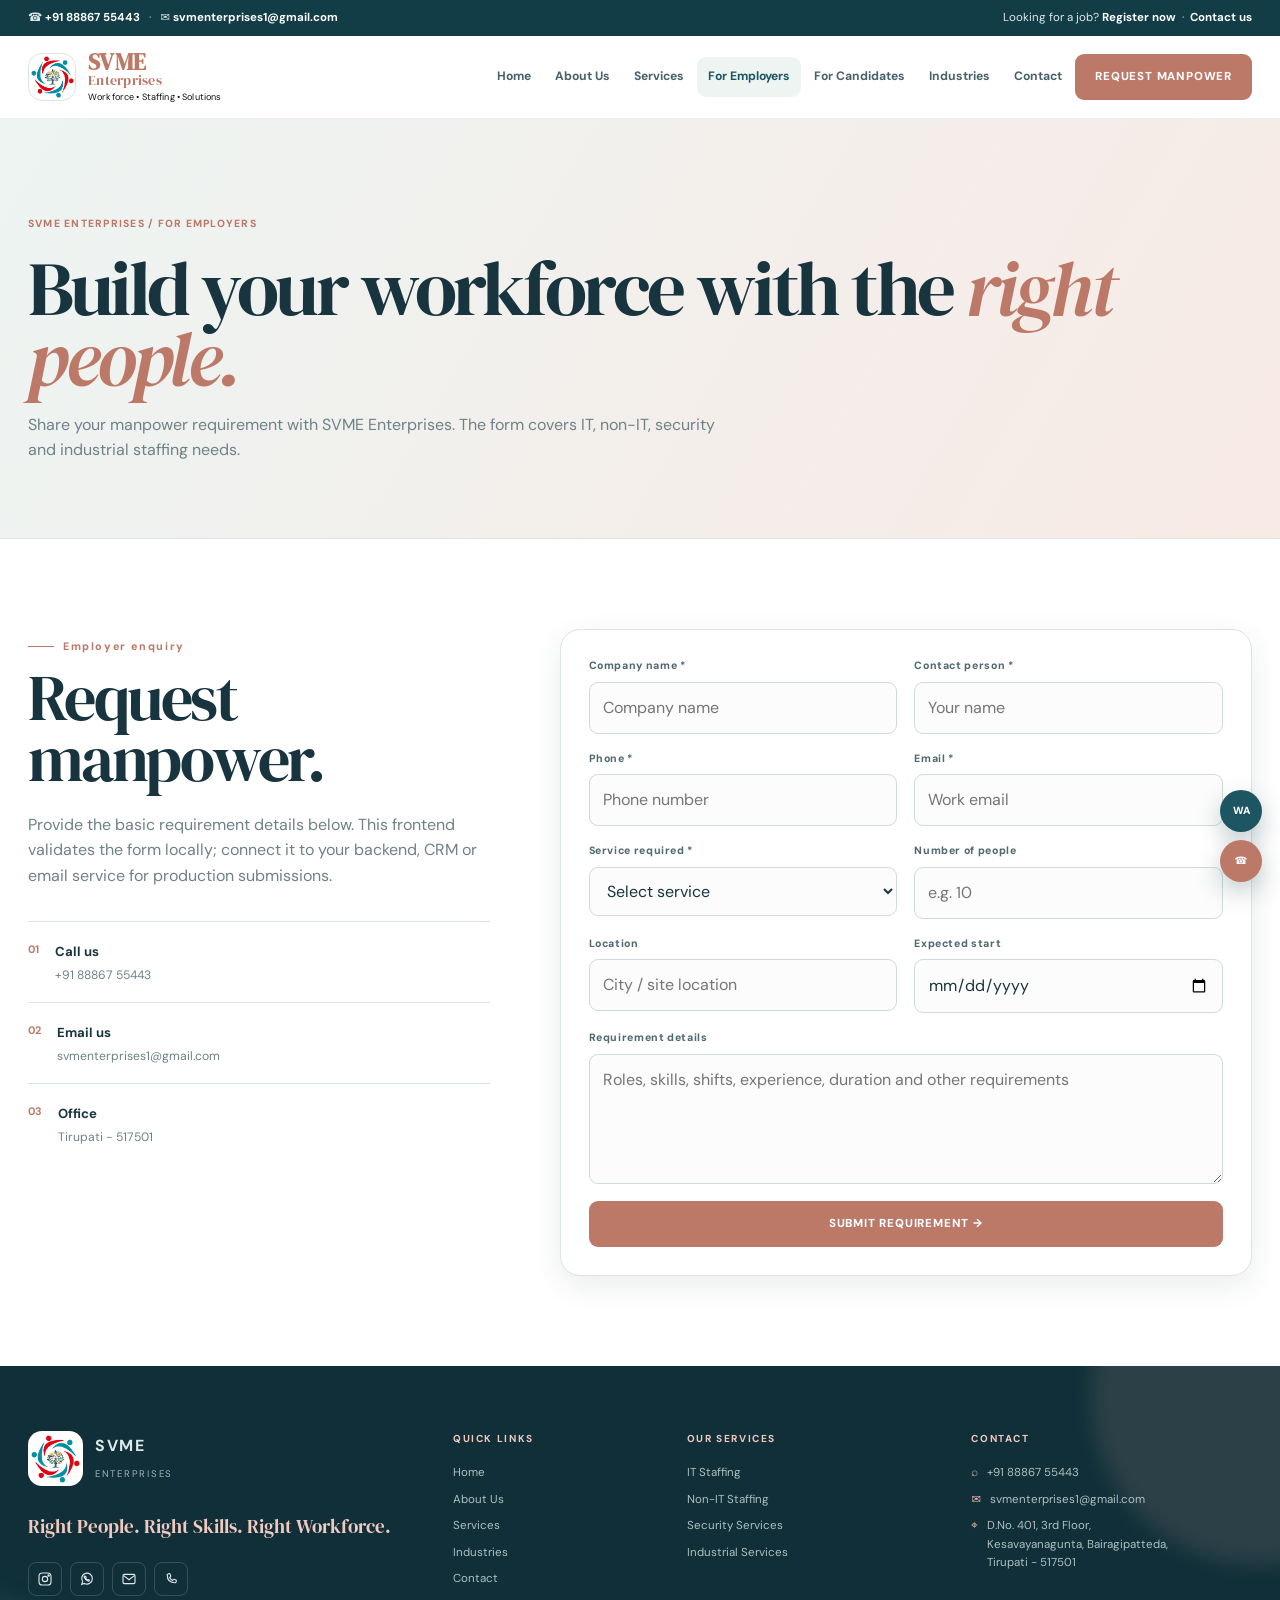
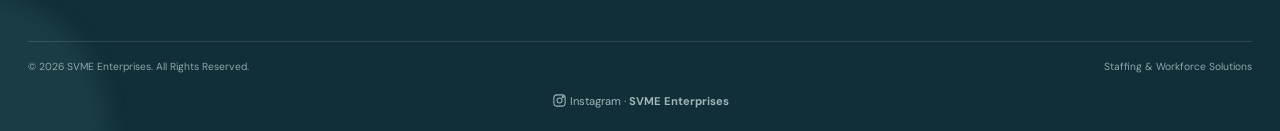
<file: employers.html>
<!doctype html><html lang="en" class="no-js"><script>document.documentElement.className="js-anim";</script><head><meta charset="utf-8"><meta name="viewport" content="width=device-width,initial-scale=1"><link rel="stylesheet" href="css/styles.css"><title>For Employers | SVME Enterprises</title></head><body><div class="topbar"><div class="container"><div>☎ <a href="tel:+918886755443">+91 88867 55443</a> &nbsp; · &nbsp; ✉ <a href="mailto:svmenterprises1@gmail.com">svmenterprises1@gmail.com</a></div><div>Looking for a job? <a href="candidates.html">Register now</a> &nbsp;·&nbsp; <a href="contact.html">Contact us</a></div></div></div>
<header class="header"><div class="container nav"><a class="brand" href="index.html"><span class="brand-logo"><img src="assets/svme-logo.png" alt="SVME Enterprises logo"></span><span class="brand-copy"><strong>SVME</strong><small>Enterprises</small><em>Workforce • Staffing • Solutions</em></span></a><button class="hamb" aria-label="Open menu" aria-expanded="false">☰</button><nav class="menu"><a data-page="home" href="index.html">Home</a><a data-page="services" href="services.html">About Us</a><a data-page="services" href="services.html">Services</a><a class="active" data-page="employers" href="employers.html">For Employers</a><a data-page="candidates" href="candidates.html">For Candidates</a><a data-page="services" href="index.html#industries">Industries</a><a data-page="contact" href="contact.html">Contact</a><a class="btn rust" href="employers.html">REQUEST MANPOWER</a></nav></div></header><main><section class="page-hero"><div class="container reveal"><span class="crumb">SVME Enterprises / For Employers</span><h1>Build your workforce with the <em>right people.</em></h1><p>Share your manpower requirement with SVME Enterprises. The form covers IT, non-IT, security and industrial staffing needs.</p></div></section><section class="page-section"><div class="container form-layout"><div class="form-intro reveal"><span class="kicker">Employer enquiry</span><h2 class="section-title">Request manpower.</h2><p>Provide the basic requirement details below. This frontend validates the form locally; connect it to your backend, CRM or email service for production submissions.</p><div class="story-list"><div class="story-item"><b>01</b><div><strong>Call us</strong><p>+91 88867 55443</p></div></div><div class="story-item"><b>02</b><div><strong>Email us</strong><p>svmenterprises1@gmail.com</p></div></div><div class="story-item"><b>03</b><div><strong>Office</strong><p>Tirupati - 517501</p></div></div></div></div><form class="form-card reveal delay-2" id="employerForm"><div class="form-grid"><div class="field"><label>Company name *</label><input required name="company" placeholder="Company name"></div><div class="field"><label>Contact person *</label><input required name="contact" placeholder="Your name"></div><div class="field"><label>Phone *</label><input required name="phone" type="tel" placeholder="Phone number"></div><div class="field"><label>Email *</label><input required name="email" type="email" placeholder="Work email"></div><div class="field"><label>Service required *</label><select required name="service"><option value="">Select service</option><option>IT Staffing</option><option>Non-IT Staffing</option><option>Security Services</option><option>Industrial Services</option></select></div><div class="field"><label>Number of people</label><input name="headcount" type="number" min="1" placeholder="e.g. 10"></div><div class="field"><label>Location</label><input name="location" placeholder="City / site location"></div><div class="field"><label>Expected start</label><input name="start" type="date"></div><div class="field full"><label>Requirement details</label><textarea name="details" placeholder="Roles, skills, shifts, experience, duration and other requirements"></textarea></div><div class="field full"><button class="btn rust" type="submit">SUBMIT REQUIREMENT →</button><div class="notice" id="employerNotice">Thank you. Your enquiry has been captured in this frontend demo.</div></div></div></form></div></section></main><footer class="site-footer">
  <div class="footer-glow footer-glow-one"></div><div class="footer-glow footer-glow-two"></div>
  <div class="container footer-main">
    <div class="footer-brand-col">
      <a class="footer-brand-card" href="index.html" aria-label="SVME Enterprises home">
        <span class="footer-logo-wrap"><img src="assets/svme-logo.png" alt="SVME Enterprises logo"></span>
        <span class="footer-brand-name"><strong>SVME</strong><small>ENTERPRISES</small></span>
      </a>
      <p>Right People. Right Skills. Right Workforce.</p>
      <div class="footer-socials" aria-label="Social links">
        <a href="https://www.instagram.com/svme_enterprises?igsh=MTJnbjJmdXRpMzVmag==" target="_blank" rel="noopener" aria-label="Instagram — SVME Enterprises" class="social instagram"><svg viewBox="0 0 24 24" aria-hidden="true"><rect x="3" y="3" width="18" height="18" rx="5"></rect><circle cx="12" cy="12" r="4"></circle><circle cx="17.4" cy="6.7" r="1"></circle></svg></a>
        <a href="https://wa.me/918886755443" target="_blank" rel="noopener" aria-label="WhatsApp — SVME Enterprises" class="social whatsapp"><svg viewBox="0 0 24 24" aria-hidden="true"><path d="M20 11.6a8 8 0 0 1-11.8 7L4 20l1.5-4.1A8 8 0 1 1 20 11.6Z"></path><path d="M8.5 8.4c.2-.4.4-.4.7-.4h.5c.2 0 .4.1.5.4l.5 1.2c.1.3.1.5-.1.7l-.5.6c.6 1.1 1.4 1.9 2.5 2.5l.6-.5c.2-.2.4-.2.7-.1l1.2.5c.3.1.4.3.4.5v.5c0 .3 0 .5-.4.7-.4.2-1 .3-1.5.1-2.8-.9-4.8-2.9-5.7-5.7-.2-.5-.1-1.1.1-1.5Z"></path></svg></a>
        <a href="mailto:svmenterprises1@gmail.com" aria-label="Email — SVME Enterprises" class="social email"><svg viewBox="0 0 24 24" aria-hidden="true"><rect x="3" y="5" width="18" height="14" rx="2"></rect><path d="m4 7 8 6 8-6"></path></svg></a>
        <a href="tel:+918886755443" aria-label="Call — SVME Enterprises" class="social phone"><svg viewBox="0 0 24 24" aria-hidden="true"><path d="M7.2 4.5 9.4 4c.5-.1 1 .2 1.2.7l1 2.6c.2.5 0 1-.4 1.3L9.8 9.7a13.2 13.2 0 0 0 4.5 4.5l1.1-1.4c.3-.4.8-.6 1.3-.4l2.6 1c.5.2.8.7.7 1.2l-.5 2.2c-.1.5-.6.9-1.1.9C10.8 17.7 6.3 13.2 6.3 5.6c0-.5.4-1 0.9-1.1Z"></path></svg></a>
      </div>
    </div>
    <div class="footer-column"><h4>QUICK LINKS</h4><a href="index.html">Home</a><a href="index.html#about">About Us</a><a href="services.html">Services</a><a href="index.html#industries">Industries</a><a href="contact.html">Contact</a></div>
    <div class="footer-column"><h4>OUR SERVICES</h4><a href="services.html#it">IT Staffing</a><a href="services.html#non-it">Non-IT Staffing</a><a href="services.html#security">Security Services</a><a href="services.html#industrial">Industrial Services</a></div>
    <div class="footer-column footer-contact"><h4>CONTACT</h4><a href="tel:+918886755443" class="contact-line"><span class="mini-icon">⌕</span><span>+91 88867 55443</span></a><a href="mailto:svmenterprises1@gmail.com" class="contact-line"><span class="mini-icon">✉</span><span>svmenterprises1@gmail.com</span></a><div class="contact-line"><span class="mini-icon">⌖</span><span>D.No. 401, 3rd Floor,<br>Kesavayanagunta, Bairagipatteda,<br>Tirupati - 517501</span></div></div>
  </div>
  <div class="container footer-bottom"><span>© <span data-year></span> SVME Enterprises. All Rights Reserved.</span><span>Staffing &amp; Workforce Solutions</span></div>
  <div class="container footer-instagram"><a href="https://www.instagram.com/svme_enterprises?igsh=MTJnbjJmdXRpMzVmag==" target="_blank" rel="noopener"><svg class="instagram-icon" viewBox="0 0 24 24" aria-hidden="true"><rect x="3" y="3" width="18" height="18" rx="5"></rect><circle cx="12" cy="12" r="4"></circle><circle cx="17.4" cy="6.7" r="1"></circle></svg> Instagram · <strong>SVME Enterprises</strong></a></div>
</footer><div class="floating"><a class="float" href="https://wa.me/918886755443" target="_blank" aria-label="WhatsApp">WA</a><a class="float call" href="tel:+918886755443" aria-label="Call">☎</a></div><script src="js/app.js"></script></body></html>
</file>
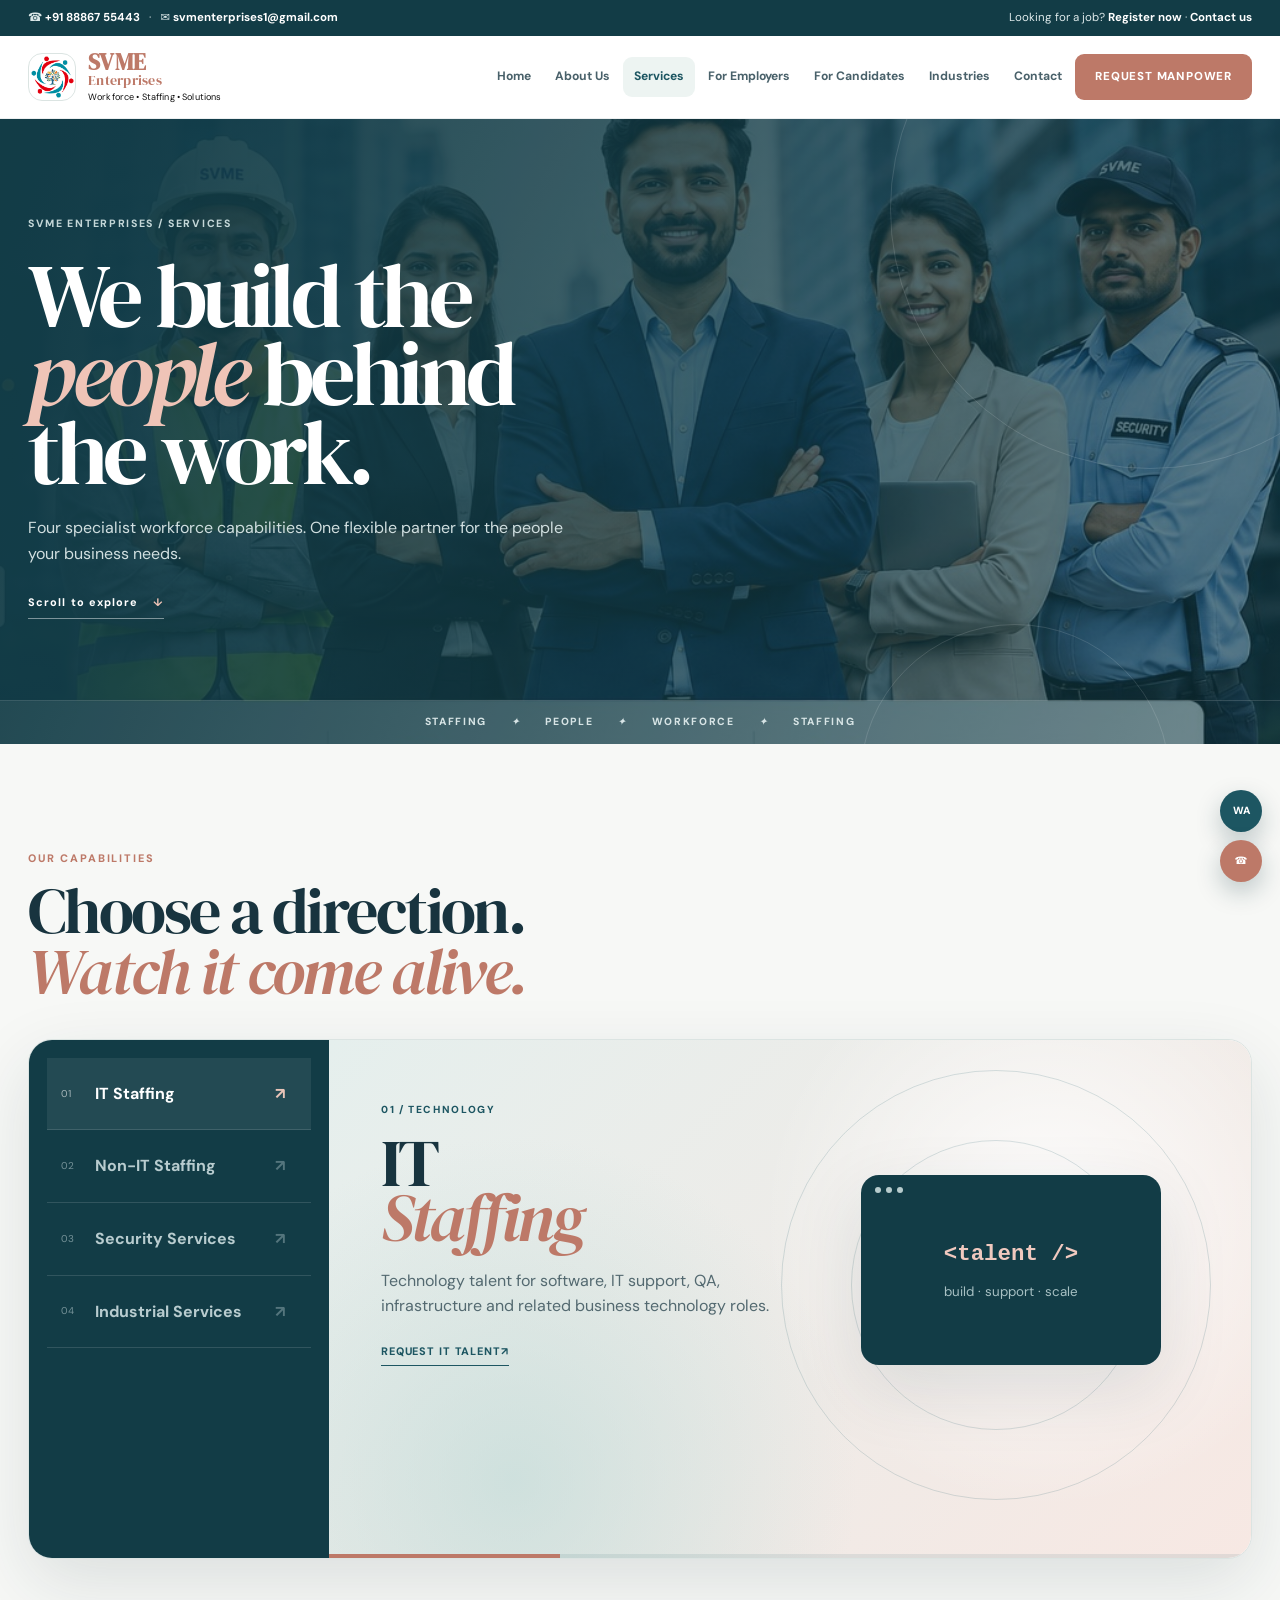
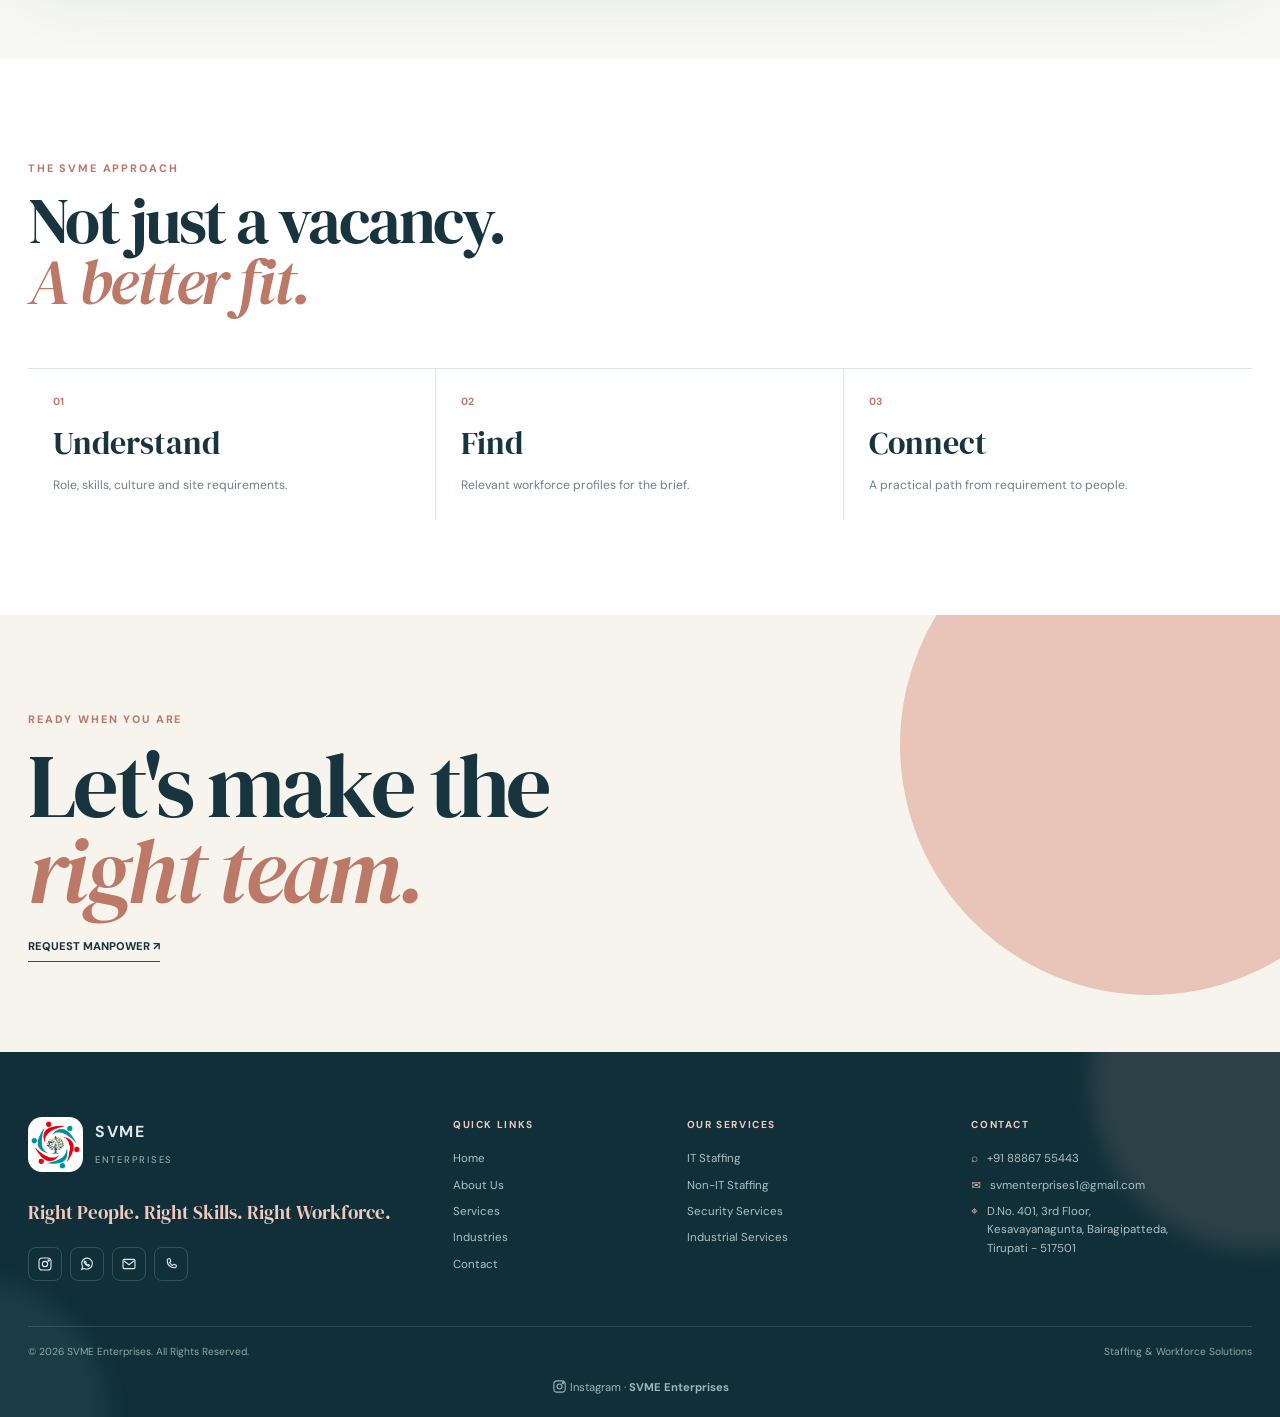
<file: services.html>
<!doctype html><html lang="en" class="no-js"><script>document.documentElement.className="js-anim";</script><head><meta charset="utf-8"><meta name="viewport" content="width=device-width,initial-scale=1"><title>Services | SVME Enterprises</title><link rel="stylesheet" href="css/styles.css"></head><body class="services-stage">
<div class="topbar"><div class="container"><div>☎ <a href="tel:+918886755443">+91 88867 55443</a> &nbsp; · &nbsp; ✉ <a href="mailto:svmenterprises1@gmail.com">svmenterprises1@gmail.com</a></div><div>Looking for a job? <a href="candidates.html">Register now</a> · <a href="contact.html">Contact us</a></div></div></div>
<header class="header"><div class="container nav"><a class="brand" href="index.html"><span class="brand-logo"><img src="assets/svme-logo.png" alt="SVME Enterprises logo"></span><span class="brand-copy"><strong>SVME</strong><small>Enterprises</small><em>Workforce • Staffing • Solutions</em></span></a><button class="hamb" aria-label="Open menu" aria-expanded="false">☰</button><nav class="menu"><a href="index.html">Home</a><a href="index.html#about">About Us</a><a class="active" href="services.html">Services</a><a href="employers.html">For Employers</a><a href="candidates.html">For Candidates</a><a href="index.html#industries">Industries</a><a href="contact.html">Contact</a><a class="btn rust" href="employers.html">REQUEST MANPOWER</a></nav></div></header>
<main>
<section class="stage-hero"><div class="stage-orb orb-a"></div><div class="stage-orb orb-b"></div><div class="container stage-hero-inner"><span class="stage-eyebrow">SVME ENTERPRISES / SERVICES</span><h1>We build the<br><em>people</em> behind<br>the work.</h1><p>Four specialist workforce capabilities. One flexible partner for the people your business needs.</p><a class="stage-scroll" href="#service-stage">Scroll to explore <b>↓</b></a></div><div class="stage-marquee"><span>STAFFING</span><i>✦</i><span>PEOPLE</span><i>✦</i><span>WORKFORCE</span><i>✦</i><span>STAFFING</span></div></section>

<section class="service-stage" id="service-stage">
  <div class="stage-intro container"><span>OUR CAPABILITIES</span><h2>Choose a direction.<br><em>Watch it come alive.</em></h2></div>
  <div class="stage-shell container">
    <div class="stage-tabs" role="tablist" aria-label="Services">
      <button class="stage-tab active" data-service="it"><small>01</small><span>IT Staffing</span><b>↗</b></button>
      <button class="stage-tab" data-service="nonit"><small>02</small><span>Non-IT Staffing</span><b>↗</b></button>
      <button class="stage-tab" data-service="security"><small>03</small><span>Security Services</span><b>↗</b></button>
      <button class="stage-tab" data-service="industrial"><small>04</small><span>Industrial Services</span><b>↗</b></button>
    </div>
    <div class="stage-view">
      <div class="stage-view-bg"></div>
      <div class="stage-copy active" data-panel="it"><span>01 / TECHNOLOGY</span><h3>IT<br><em>Staffing</em></h3><p>Technology talent for software, IT support, QA, infrastructure and related business technology roles.</p><a href="employers.html">REQUEST IT TALENT <b>↗</b></a></div>
      <div class="stage-copy" data-panel="nonit"><span>02 / OPERATIONS</span><h3>Non-IT<br><em>Staffing</em></h3><p>People for administration, sales, customer service, HR support and business operations.</p><a href="employers.html">REQUEST NON-IT TALENT <b>↗</b></a></div>
      <div class="stage-copy" data-panel="security"><span>03 / PROTECTION</span><h3>Security<br><em>Services</em></h3><p>Trained workforce support for offices, facilities and environments where reliable security personnel are needed.</p><a href="employers.html">DISCUSS SECURITY <b>↗</b></a></div>
      <div class="stage-copy" data-panel="industrial"><span>04 / INDUSTRY</span><h3>Industrial<br><em>Services</em></h3><p>Workforce support for production, operations, maintenance, technical assistance and industrial sites.</p><a href="employers.html">REQUEST INDUSTRIAL STAFF <b>↗</b></a></div>
      <div class="stage-art active" data-art="it"><div class="art-ring ring1"></div><div class="art-ring ring2"></div><div class="art-screen"><div class="screen-top"><i></i><i></i><i></i></div><strong>&lt;talent /&gt;</strong><small>build · support · scale</small></div></div>
      <div class="stage-art" data-art="nonit"><div class="people-line"><i></i><i></i><i></i><i></i><i></i></div><div class="people-word">PEOPLE</div><div class="people-dot"></div></div>
      <div class="stage-art" data-art="security"><div class="shield-orbit o1"></div><div class="shield-orbit o2"></div><div class="shield-shape">✓</div></div>
      <div class="stage-art" data-art="industrial"><div class="sun"></div><div class="city c1"></div><div class="city c2"></div><div class="city c3"></div><div class="city c4"></div></div>
      <div class="stage-progress"><span class="progress-fill"></span></div>
    </div>
  </div>
</section>

<section class="service-manifest"><div class="container"><div class="manifest-head"><span>THE SVME APPROACH</span><h2>Not just a vacancy.<br><em>A better fit.</em></h2></div><div class="manifest-line"><div><b>01</b><strong>Understand</strong><p>Role, skills, culture and site requirements.</p></div><div><b>02</b><strong>Find</strong><p>Relevant workforce profiles for the brief.</p></div><div><b>03</b><strong>Connect</strong><p>A practical path from requirement to people.</p></div></div></div></section>
<section class="stage-cta"><div class="stage-cta-shape"></div><div class="container"><span>READY WHEN YOU ARE</span><h2>Let's make the<br><em>right team.</em></h2><a href="employers.html">REQUEST MANPOWER <b>↗</b></a></div></section>
</main>
<footer class="site-footer">
  <div class="footer-glow footer-glow-one"></div><div class="footer-glow footer-glow-two"></div>
  <div class="container footer-main">
    <div class="footer-brand-col">
      <a class="footer-brand-card" href="index.html" aria-label="SVME Enterprises home">
        <span class="footer-logo-wrap"><img src="assets/svme-logo.png" alt="SVME Enterprises logo"></span>
        <span class="footer-brand-name"><strong>SVME</strong><small>ENTERPRISES</small></span>
      </a>
      <p>Right People. Right Skills. Right Workforce.</p>
      <div class="footer-socials" aria-label="Social links">
        <a href="https://www.instagram.com/svme_enterprises?igsh=MTJnbjJmdXRpMzVmag==" target="_blank" rel="noopener" aria-label="Instagram — SVME Enterprises" class="social instagram"><svg viewBox="0 0 24 24" aria-hidden="true"><rect x="3" y="3" width="18" height="18" rx="5"></rect><circle cx="12" cy="12" r="4"></circle><circle cx="17.4" cy="6.7" r="1"></circle></svg></a>
        <a href="https://wa.me/918886755443" target="_blank" rel="noopener" aria-label="WhatsApp — SVME Enterprises" class="social whatsapp"><svg viewBox="0 0 24 24" aria-hidden="true"><path d="M20 11.6a8 8 0 0 1-11.8 7L4 20l1.5-4.1A8 8 0 1 1 20 11.6Z"></path><path d="M8.5 8.4c.2-.4.4-.4.7-.4h.5c.2 0 .4.1.5.4l.5 1.2c.1.3.1.5-.1.7l-.5.6c.6 1.1 1.4 1.9 2.5 2.5l.6-.5c.2-.2.4-.2.7-.1l1.2.5c.3.1.4.3.4.5v.5c0 .3 0 .5-.4.7-.4.2-1 .3-1.5.1-2.8-.9-4.8-2.9-5.7-5.7-.2-.5-.1-1.1.1-1.5Z"></path></svg></a>
        <a href="mailto:svmenterprises1@gmail.com" aria-label="Email — SVME Enterprises" class="social email"><svg viewBox="0 0 24 24" aria-hidden="true"><rect x="3" y="5" width="18" height="14" rx="2"></rect><path d="m4 7 8 6 8-6"></path></svg></a>
        <a href="tel:+918886755443" aria-label="Call — SVME Enterprises" class="social phone"><svg viewBox="0 0 24 24" aria-hidden="true"><path d="M7.2 4.5 9.4 4c.5-.1 1 .2 1.2.7l1 2.6c.2.5 0 1-.4 1.3L9.8 9.7a13.2 13.2 0 0 0 4.5 4.5l1.1-1.4c.3-.4.8-.6 1.3-.4l2.6 1c.5.2.8.7.7 1.2l-.5 2.2c-.1.5-.6.9-1.1.9C10.8 17.7 6.3 13.2 6.3 5.6c0-.5.4-1 0.9-1.1Z"></path></svg></a>
      </div>
    </div>
    <div class="footer-column"><h4>QUICK LINKS</h4><a href="index.html">Home</a><a href="index.html#about">About Us</a><a href="services.html">Services</a><a href="index.html#industries">Industries</a><a href="contact.html">Contact</a></div>
    <div class="footer-column"><h4>OUR SERVICES</h4><a href="services.html#service-stage">IT Staffing</a><a href="services.html#service-stage">Non-IT Staffing</a><a href="services.html#service-stage">Security Services</a><a href="services.html#service-stage">Industrial Services</a></div>
    <div class="footer-column footer-contact"><h4>CONTACT</h4><a href="tel:+918886755443" class="contact-line"><span class="mini-icon">⌕</span><span>+91 88867 55443</span></a><a href="mailto:svmenterprises1@gmail.com" class="contact-line"><span class="mini-icon">✉</span><span>svmenterprises1@gmail.com</span></a><div class="contact-line"><span class="mini-icon">⌖</span><span>D.No. 401, 3rd Floor,<br>Kesavayanagunta, Bairagipatteda,<br>Tirupati - 517501</span></div></div>
  </div>
  <div class="container footer-bottom"><span>© <span data-year></span> SVME Enterprises. All Rights Reserved.</span><span>Staffing &amp; Workforce Solutions</span></div>
  <div class="container footer-instagram"><a href="https://www.instagram.com/svme_enterprises?igsh=MTJnbjJmdXRpMzVmag==" target="_blank" rel="noopener"><svg class="instagram-icon" viewBox="0 0 24 24" aria-hidden="true"><rect x="3" y="3" width="18" height="18" rx="5"></rect><circle cx="12" cy="12" r="4"></circle><circle cx="17.4" cy="6.7" r="1"></circle></svg> Instagram · <strong>SVME Enterprises</strong></a></div>
</footer>
<div class="floating"><a class="float" href="https://wa.me/918886755443" target="_blank">WA</a><a class="float call" href="tel:+918886755443">☎</a></div>
<script src="js/app.js"></script><script>
(function(){
 const tabs=[...document.querySelectorAll('.stage-tab')], copies=[...document.querySelectorAll('.stage-copy')], arts=[...document.querySelectorAll('.stage-art')], fill=document.querySelector('.progress-fill');
 function activate(key){tabs.forEach(x=>x.classList.toggle('active',x.dataset.service===key)); copies.forEach(x=>x.classList.toggle('active',x.dataset.panel===key)); arts.forEach(x=>x.classList.toggle('active',x.dataset.art===key)); const i=tabs.findIndex(x=>x.dataset.service===key); fill.style.width=((i+1)/tabs.length*100)+'%';}
 tabs.forEach(t=>t.addEventListener('click',()=>activate(t.dataset.service)));
 tabs.forEach(t=>t.addEventListener('mouseenter',()=>activate(t.dataset.service)));
 activate('it');
})();
</script></body></html>
</file>
<file: css/styles.css>
@import url('https://fonts.googleapis.com/css2?family=DM+Sans:wght@400;500;600;700&family=DM+Serif+Display:ital@0;1&display=swap');

:root{
  --ink:#18343f;--ink-2:#31515d;--muted:#6f8187;--cream:#f7f4ee;--paper:#fff;
  --teal:#1d5662;--teal-dark:#123c46;--mint:#dcece8;--peach:#e9c5b9;
  --peach-dark:#bd7968;--line:#dbe4e2;--shadow:0 24px 70px rgba(22,53,61,.12);
  --shadow-sm:0 10px 30px rgba(22,53,61,.09);--radius:24px;--max:1240px;
}
*{box-sizing:border-box;margin:0;padding:0}
html{scroll-behavior:smooth}
body{font-family:'DM Sans',system-ui,sans-serif;background:var(--paper);color:var(--ink);line-height:1.6;overflow-x:hidden}
body:before{content:"";position:fixed;inset:0;pointer-events:none;opacity:.035;background-image:radial-gradient(#163c46 .7px,transparent .7px);background-size:8px 8px;z-index:20}
a{color:inherit;text-decoration:none}button,input,select,textarea{font:inherit}img{display:block;max-width:100%}
.container{width:min(var(--max),calc(100% - 56px));margin:auto}

/* Header */
.topbar{background:var(--teal-dark);color:#dce8e9;font-size:.72rem}
.topbar .container{min-height:36px;display:flex;justify-content:space-between;align-items:center;gap:18px}
.topbar a{font-weight:700;color:#fff}
.topbar a:hover{color:var(--peach)}
.header{position:sticky;top:0;z-index:100;background:rgba(255,255,255,.94);backdrop-filter:blur(18px);border-bottom:1px solid rgba(24,52,63,.08);transition:.25s}
.header.is-scrolled{box-shadow:0 10px 35px rgba(20,55,65,.08)}
.nav{min-height:82px;display:flex;align-items:center;justify-content:space-between;gap:24px}
.brand{display:flex;align-items:center;gap:12px;flex-shrink:0}
.brand-logo{width:48px;height:48px;border-radius:14px;background:#fff;display:grid;place-items:center;overflow:hidden;border:1px solid var(--line)}
.brand-logo img{width:43px;height:43px;object-fit:contain}
.brand-copy strong{display:block;font-family:'DM Serif Display',serif;font-size:1.45rem;letter-spacing:.02em;line-height:.9;color:var(--peach-dark)}
.brand-copy small{display:block;font-family:'DM Serif Display',serif;font-size:.86rem;letter-spacing:.02em;color:var(--peach-dark);margin-top:1px;line-height:1}
.brand-copy em{display:block;font-family:'DM Sans',system-ui,sans-serif;color:#111;font-size:.57rem;font-style:normal;letter-spacing:.015em;line-height:1;margin-top:5px}
.menu{display:flex;align-items:center;gap:2px}
.menu a:not(.btn){font-size:.76rem;font-weight:700;color:#49616a;padding:10px 11px;border-radius:9px}
.menu a:not(.btn):hover,.menu a.active{background:#edf4f2;color:var(--teal)}
.hamb{display:none;border:0;background:transparent;font-size:1.5rem;color:var(--ink);cursor:pointer}

/* Buttons */
.btn{display:inline-flex;align-items:center;justify-content:center;gap:8px;padding:13px 19px;border-radius:9px;border:1px solid transparent;background:var(--teal);color:#fff;font-size:.72rem;font-weight:800;letter-spacing:.07em;transition:.25s;cursor:pointer}
.btn:hover{transform:translateY(-2px);box-shadow:0 12px 24px rgba(19,60,70,.18)}
.btn.rust{background:var(--peach-dark)}.btn.light{background:#fff;color:var(--ink);border-color:var(--line);box-shadow:none}.btn.ghost{background:transparent;color:var(--teal);border-color:#b7c9c9;box-shadow:none}

/* Hero */
.aed-hero{position:relative;min-height:650px;background:var(--teal-dark);color:#fff;overflow:hidden}
.aed-hero-photo{position:absolute;inset:-1px;background-image:url('../assets/svme-hero-people-clean.jpg');background-size:cover;background-repeat:no-repeat;background-position:72% center;filter:saturate(.92);transform:scale(1.01);will-change:transform}
.aed-hero-overlay{position:absolute;inset:0;background:linear-gradient(90deg,rgba(18,60,70,.985) 0%,rgba(18,60,70,.92) 25%,rgba(18,60,70,.66) 46%,rgba(18,60,70,.24) 70%,rgba(18,60,70,.08) 100%);pointer-events:none}
.aed-hero-grid{position:relative;z-index:3;min-height:650px;display:flex;align-items:center}
.aed-copy{width:min(700px);padding:64px 0}
.eyebrow{display:inline-flex;align-items:center;gap:10px;font-size:.66rem;font-weight:800;letter-spacing:.15em;color:#c6d8d9}
.eyebrow:before{content:"";width:30px;height:1px;background:var(--peach)}
.slider-copy{position:relative;min-height:330px;margin-top:20px}
.slide-copy{display:none}.slide-copy.active{display:block;animation:slideIn .5s ease}
.slide-number{font-size:.68rem;font-weight:700;letter-spacing:.16em;color:#a9c1c4}
.aed-hero h1{font-family:'DM Serif Display',Georgia,serif;font-size:clamp(3.8rem,6.2vw,6.6rem);font-weight:400;letter-spacing:-.045em;line-height:.92;margin:18px 0 24px;max-width:760px}
.aed-hero h1 em{color:#efc4b7;font-style:italic}
.aed-hero p{font-size:1rem;max-width:560px;color:#d7e2e3}
.actions{display:flex;gap:11px;flex-wrap:wrap;margin-top:28px}
.slider-controls{display:flex;align-items:center;gap:12px;margin-top:28px}
.slider-arrow,.dot{border:1px solid rgba(255,255,255,.3);background:transparent;color:#fff;cursor:pointer}
.slider-arrow{width:40px;height:40px;border-radius:8px}.slider-arrow:hover{background:rgba(255,255,255,.1)}
.slider-dots{display:flex;gap:7px}.dot{width:7px;height:7px;border-radius:50%;padding:0;opacity:.45}.dot.active{opacity:1;background:#fff}
.hero-orbit{position:absolute;border:1px solid rgba(255,255,255,.13);border-radius:50%;z-index:2}.orbit-one{width:480px;height:480px;right:-100px;top:70px}.orbit-two{width:700px;height:700px;right:-230px;top:-40px}

/* Strips */
.motion-strip{background:#f0cfc6;color:var(--teal-dark);overflow:hidden;border-bottom:1px solid #e0b7ad}
.motion-track{display:flex;align-items:center;justify-content:center;gap:24px;min-width:max-content;padding:12px 0;font-size:.68rem;font-weight:800;letter-spacing:.15em}
.motion-track b{font-size:.8rem}

/* Services */
.service-stage{padding:100px 0;background:#f7f8f6}
.stage-intro{margin-bottom:36px}.stage-intro>span,.manifest-head>span,.stage-cta>div>span{font-size:.68rem;font-weight:800;letter-spacing:.17em;color:var(--peach-dark)}
.stage-intro h2,.manifest-head h2,.stage-cta h2{font-family:'DM Serif Display',Georgia,serif;font-weight:400;font-size:clamp(3rem,5vw,5rem);line-height:.95;letter-spacing:-.04em;margin-top:12px}
.stage-intro em,.manifest-head em,.stage-cta em{color:var(--peach-dark)}
.stage-shell{display:grid;grid-template-columns:300px 1fr;min-height:520px;border:1px solid var(--line);border-radius:var(--radius);overflow:hidden;background:#fff;box-shadow:var(--shadow)}
.stage-tabs{background:var(--teal-dark);display:flex;flex-direction:column;padding:18px}
.stage-tab{border:0;border-bottom:1px solid rgba(255,255,255,.13);background:transparent;color:#b8cccf;text-align:left;padding:23px 14px;display:grid;grid-template-columns:34px 1fr 22px;align-items:center;cursor:pointer;transition:.2s}
.stage-tab small{font-size:.62rem;opacity:.6}.stage-tab span{font-weight:700}.stage-tab b{font-size:1rem;opacity:.4}.stage-tab:hover,.stage-tab.active{color:#fff;background:rgba(255,255,255,.07)}.stage-tab.active b{color:var(--peach);opacity:1}
.stage-view{position:relative;overflow:hidden;background:linear-gradient(135deg,#e5efed,#f7e8e3)}
.stage-view-bg{position:absolute;inset:0;background:radial-gradient(circle at 78% 35%,rgba(255,255,255,.9),transparent 36%),radial-gradient(circle at 20% 85%,rgba(190,218,215,.65),transparent 40%)}
.stage-copy{position:absolute;z-index:3;left:52px;top:55px;width:44%;opacity:0;transform:translateY(10px);pointer-events:none;transition:.35s}.stage-copy.active{opacity:1;transform:none;pointer-events:auto}
.stage-copy>span{font-size:.64rem;font-weight:800;letter-spacing:.16em;color:var(--teal)}
.stage-copy h3{font-family:'DM Serif Display',serif;font-weight:400;font-size:clamp(3.4rem,5.2vw,5.8rem);line-height:.82;letter-spacing:-.05em;margin:16px 0 22px}.stage-copy h3 em{color:var(--peach-dark);font-style:italic}.stage-copy p{color:#536970;max-width:400px}.stage-copy a{display:inline-flex;margin-top:24px;font-size:.68rem;font-weight:800;letter-spacing:.08em;color:var(--teal);border-bottom:1px solid var(--teal);padding-bottom:5px}
.stage-art{position:absolute;inset:0;opacity:0;transition:.5s}.stage-art.active{opacity:1}
.art-ring{position:absolute;border:1px solid rgba(29,86,98,.16);border-radius:50%}.ring1{width:430px;height:430px;right:40px;top:30px}.ring2{width:290px;height:290px;right:110px;top:100px}
.art-screen{position:absolute;right:90px;top:135px;width:300px;height:190px;border-radius:18px;background:var(--teal-dark);box-shadow:var(--shadow);display:flex;flex-direction:column;align-items:center;justify-content:center;color:#fff}.screen-top{position:absolute;left:14px;top:12px;display:flex;gap:5px}.screen-top i{width:6px;height:6px;border-radius:50%;background:#b7cccd}.art-screen strong{font-family:monospace;color:#f0c9bf;font-size:1.4rem}.art-screen small{color:#a7c0c3;margin-top:8px}
.people-line{position:absolute;right:80px;top:130px;display:flex;gap:12px;align-items:flex-end}.people-line i{display:block;width:45px;height:125px;background:#6f9da5;border-radius:25px 25px 8px 8px}.people-line i:nth-child(2){height:180px;background:#c98b7d}.people-line i:nth-child(3){height:150px;background:#416e78}.people-line i:nth-child(4){height:205px;background:#8fb9b4}.people-line i:nth-child(5){height:135px;background:#d8ad9f}.people-word{position:absolute;right:72px;bottom:85px;font-size:4rem;font-weight:800;letter-spacing:.08em;color:rgba(29,86,98,.1)}
.people-dot{position:absolute;right:105px;top:80px;width:22px;height:22px;border-radius:50%;background:var(--peach-dark)}
.shield-orbit{position:absolute;right:110px;top:90px;width:300px;height:300px;border:1px solid rgba(29,86,98,.18);border-radius:50%}.o2{width:430px;height:430px;right:45px;top:25px}.shield-shape{position:absolute;right:185px;top:155px;width:150px;height:180px;display:grid;place-items:center;background:var(--teal);color:#fff;font-size:3rem;clip-path:polygon(50% 0,90% 18%,84% 66%,50% 100%,16% 66%,10% 18%)}
.sun{position:absolute;right:100px;top:90px;width:300px;height:300px;border-radius:50%;background:linear-gradient(145deg,#f0d2c7,#d6e6df);box-shadow:0 0 0 30px rgba(255,255,255,.25)}
.city{position:absolute;bottom:70px;background:var(--teal)}.c1{right:100px;width:50px;height:140px}.c2{right:155px;width:75px;height:90px}.c3{right:235px;width:45px;height:180px}.c4{right:285px;width:65px;height:110px}
.stage-progress{position:absolute;left:0;right:0;bottom:0;height:4px;background:rgba(29,86,98,.1)}.progress-fill{display:block;height:100%;background:var(--peach-dark);width:25%;transition:.35s}

/* General sections */
.stats{padding:0;background:#fff}.stats-grid{display:grid;grid-template-columns:repeat(4,1fr);border:1px solid var(--line);border-radius:18px;overflow:hidden;position:relative;top:-32px;background:#fff;box-shadow:var(--shadow-sm)}
.stats-grid>div{padding:25px 24px;border-right:1px solid var(--line)}.stats-grid>div:last-child{border:0}.stats-grid strong{display:block;font-family:'DM Serif Display',serif;font-size:2.5rem;font-weight:400;line-height:1;color:var(--teal)}.stats-grid span{display:block;color:var(--muted);font-size:.72rem;margin-top:8px;font-weight:700;letter-spacing:.05em}
.story{padding:100px 0;background:var(--cream)}.story-grid{display:grid;grid-template-columns:1fr 1fr;gap:90px;align-items:center}.story-art{min-height:520px;position:relative}.story-box{position:absolute;border-radius:20px}.story-main{left:0;top:30px;width:72%;height:400px;background:var(--teal-dark);overflow:hidden;box-shadow:var(--shadow)}.stage-circle{position:absolute;width:330px;height:330px;border:1px solid rgba(255,255,255,.15);border-radius:50%;left:-40px;top:50px}.stage-word{position:absolute;left:38px;bottom:40px;color:#fff;font-family:'DM Serif Display';font-size:6rem}.story-side{right:0;top:0;width:190px;height:180px;background:#e9c5b9;padding:26px}.story-side b{font-family:'DM Serif Display';font-size:4.5rem;font-weight:400;display:block;line-height:.9}.story-side span{font-size:.7rem;font-weight:700;color:#6f5149}.story-bottom{left:90px;bottom:0;width:340px;min-height:115px;background:#fff;padding:17px 20px 17px 82px;box-shadow:var(--shadow-sm);border:1px solid var(--line)}.story-bottom img{position:absolute;left:18px;top:18px;width:50px;height:50px;object-fit:contain}.story-bottom strong{font-size:.8rem}.story-bottom span{font-size:.68rem;color:var(--muted)}
.kicker{display:inline-flex;align-items:center;gap:9px;font-size:.67rem;font-weight:800;letter-spacing:.15em;color:var(--peach-dark)}.kicker:before{content:"";width:26px;height:1px;background:currentColor}
.section-title{font-family:'DM Serif Display',Georgia,serif;font-size:clamp(3rem,5vw,5rem);font-weight:400;line-height:.95;letter-spacing:-.04em;margin:16px 0 22px}.section-title em{color:var(--peach-dark);font-style:italic}.story-copy>p{color:#5d7076;max-width:570px}
.story-list{margin-top:32px}.story-item{display:flex;gap:16px;padding:16px 0;border-top:1px solid var(--line)}.story-item>b{font-size:.68rem;color:var(--peach-dark);padding-top:3px}.story-item strong{font-size:.82rem}.story-item p{font-size:.76rem;color:var(--muted);margin-top:3px}

/* Industry */
.industry-section{padding:100px 0;background:#fff}.industry-wrap{display:grid;grid-template-columns:.72fr 1.28fr;gap:70px;align-items:start}.industry-side{position:sticky;top:130px;align-self:start}.industry-title{position:static}.industry-title p{color:var(--muted);font-size:.86rem;max-width:360px}.industry-grid{display:grid;grid-template-columns:1fr 1fr;border-top:1px solid var(--line)}.industry{position:relative;border:0;border-bottom:1px solid var(--line);border-right:1px solid var(--line);background:#fff;padding:22px 18px;text-align:left;display:grid;grid-template-columns:34px 1fr 24px;gap:8px;align-items:center;color:var(--ink);cursor:pointer;transition:.22s}.industry:nth-child(even){border-right:0}.industry b{font-size:.62rem;color:var(--muted)}.industry span{font-weight:700;font-size:.83rem}.industry i{font-style:normal;color:var(--peach-dark)}.industry:hover,.industry.selected{background:var(--teal-dark);color:#fff}.industry:hover b,.industry.selected b{color:#aac1c4}.industry-detail-panel{margin-top:28px;border-radius:16px;background:#eef5f3;padding:22px 24px}.industry-detail-panel span{font-size:.62rem;font-weight:800;letter-spacing:.14em;color:var(--peach-dark)}.industry-detail-panel strong{display:block;font-family:'DM Serif Display';font-size:1.7rem;font-weight:400;margin:5px 0}.industry-detail-panel p{font-size:.78rem;color:var(--muted)}.text-link{display:inline-block;margin-top:10px;font-size:.7rem;font-weight:800;color:var(--teal);border-bottom:1px solid var(--teal)}

/* CTA */
.cta-band{padding:35px 0 100px}.cta-band-inner{background:var(--teal-dark);color:#fff;border-radius:22px;padding:58px 60px;display:flex;align-items:center;justify-content:space-between;gap:35px;box-shadow:var(--shadow)}.cta-band .kicker{color:#c6d8d9}.cta-band .section-title{margin:13px 0 12px}.cta-band .section-title em{color:#efc4b7}.cta-band p{color:#c5d3d5;font-size:.86rem}.cta-actions{display:flex;gap:10px;flex-wrap:wrap;justify-content:flex-end}

/* Inner pages */
.page-hero{padding:90px 0 75px;background:linear-gradient(120deg,#edf4f2,#f8eae5);border-bottom:1px solid var(--line)}
.crumb{font-size:.65rem;font-weight:800;letter-spacing:.12em;text-transform:uppercase;color:var(--peach-dark)}
.page-hero h1{font-family:'DM Serif Display';font-weight:400;font-size:clamp(3.4rem,6vw,6rem);line-height:.92;letter-spacing:-.045em;margin:18px 0}.page-hero h1 em{color:var(--peach-dark);font-style:italic}.page-hero p{max-width:700px;color:var(--muted)}
.page-section{padding:90px 0}.form-layout{display:grid;grid-template-columns:.8fr 1.2fr;gap:70px;align-items:start}.form-intro .section-title{margin-top:13px}.form-intro>p{color:var(--muted);max-width:500px}.form-card{background:#fff;border:1px solid var(--line);border-radius:20px;padding:28px;box-shadow:var(--shadow-sm)}
.form-grid{display:grid;grid-template-columns:1fr 1fr;gap:17px}.field{display:flex;flex-direction:column;gap:7px}.field.full{grid-column:1/-1}.field label{font-size:.66rem;font-weight:800;letter-spacing:.06em;color:#506870}.field input,.field select,.field textarea{width:100%;border:1px solid #cfdcda;border-radius:9px;background:#fbfcfb;color:var(--ink);padding:12px 13px;outline:0}.field textarea{min-height:130px;resize:vertical}.field input:focus,.field select:focus,.field textarea:focus{border-color:var(--teal);box-shadow:0 0 0 3px rgba(29,86,98,.08)}.notice{display:none;font-size:.72rem;color:var(--teal);padding-top:9px}.notice.show{display:block}
.contact-grid{display:grid;grid-template-columns:1fr 1fr;gap:70px}.contact-list{margin-top:30px}.contact-item{display:flex;gap:14px;padding:17px 0;border-top:1px solid var(--line)}.contact-item .icon{width:36px;height:36px;border-radius:9px;background:#edf4f2;display:grid;place-items:center;color:var(--teal);flex:0 0 auto}.contact-item strong{display:block;font-size:.75rem}.contact-item a,.contact-item span{font-size:.78rem;color:var(--muted);display:block}.map-card{height:430px;border-radius:20px;overflow:hidden;border:1px solid var(--line);box-shadow:var(--shadow-sm)}.map-card iframe{width:100%;height:100%;border:0}.map-actions{display:flex;gap:10px;flex-wrap:wrap;margin-top:18px}

/* Jobs / services page */
.editorial-head{display:flex;justify-content:space-between;gap:40px;align-items:end;margin-bottom:35px}.editorial-head>p{max-width:440px;color:var(--muted);font-size:.82rem}.jobs{border-top:1px solid var(--line)}.job{display:flex;align-items:center;justify-content:space-between;gap:20px;padding:24px 0;border-bottom:1px solid var(--line)}.job h3{font-family:'DM Serif Display';font-size:1.65rem;font-weight:400}.job p{font-size:.76rem;color:var(--muted);margin:4px 0 9px}.job-meta{display:flex;gap:6px}.pill{font-size:.61rem;font-weight:800;letter-spacing:.05em;background:#edf4f2;padding:5px 8px;border-radius:6px;color:var(--teal)}
.service-manifest{padding:95px 0;background:#fff}.manifest-line{display:grid;grid-template-columns:repeat(3,1fr);margin-top:55px;border-top:1px solid var(--line)}.manifest-line>div{padding:25px;border-right:1px solid var(--line)}.manifest-line>div:last-child{border:0}.manifest-line b{display:block;color:var(--peach-dark);font-size:.65rem}.manifest-line strong{display:block;font-family:'DM Serif Display';font-size:2rem;font-weight:400;margin:7px 0}.manifest-line p{font-size:.76rem;color:var(--muted)}.stage-cta{padding:90px 0;background:var(--cream);position:relative;overflow:hidden}.stage-cta .container{position:relative;z-index:2}.stage-cta h2{font-size:clamp(4rem,7vw,7rem);max-width:700px}.stage-cta a{display:inline-block;margin-top:25px;border-bottom:1px solid var(--teal);padding-bottom:5px;font-size:.7rem;font-weight:800}.stage-cta-shape{position:absolute;width:500px;height:500px;border-radius:50%;right:-120px;top:-120px;background:#e9c5b9}

/* Footer */
.site-footer{position:relative;background:#102f38;color:#dce8e9;padding:65px 0 20px;overflow:hidden}.footer-glow{position:absolute;border-radius:50%;filter:blur(10px);pointer-events:none}.footer-glow-one{width:340px;height:340px;right:-150px;top:-140px;background:rgba(232,190,180,.12)}.footer-glow-two{width:280px;height:280px;left:-170px;bottom:-140px;background:rgba(120,180,174,.1)}
.footer-main{position:relative;z-index:2;display:grid;grid-template-columns:1.45fr .7fr .9fr 1.1fr;gap:55px;padding-bottom:45px}.footer-brand-card{display:inline-flex;align-items:center;gap:12px}.footer-logo-wrap{width:55px;height:55px;border-radius:14px;background:#fff;display:grid;place-items:center}.footer-logo-wrap img{width:49px;height:49px;object-fit:contain}.footer-brand-name strong{display:block;letter-spacing:.1em}.footer-brand-name small{font-size:.6rem;letter-spacing:.18em;color:#9fb5b8}.footer-brand-col>p{font-family:'DM Serif Display';font-size:1.2rem;color:#f0c9bf;margin:20px 0}.footer-socials{display:flex;gap:8px}.social{width:34px;height:34px;border:1px solid rgba(255,255,255,.16);border-radius:8px;display:grid;place-items:center}.social svg{width:16px;height:16px;fill:none;stroke:currentColor;stroke-width:1.7}.footer-column{display:flex;flex-direction:column;gap:8px}.footer-column h4{font-size:.63rem;letter-spacing:.16em;color:#f0c9bf;margin-bottom:9px}.footer-column>a,.contact-line{font-size:.72rem;color:#afc1c3}.footer-column>a:hover{color:#fff}.contact-line{display:flex;gap:9px}.mini-icon{color:#e7bbb0}.footer-bottom{position:relative;z-index:2;border-top:1px solid rgba(255,255,255,.12);padding-top:17px;display:flex;justify-content:space-between;color:#8fa7aa;font-size:.64rem}.footer-instagram{position:relative;z-index:2;text-align:center;padding-top:18px;font-size:.7rem;color:#9fb5b8}.instagram-icon{width:15px;height:15px;vertical-align:-3px;fill:none;stroke:currentColor;stroke-width:1.7}.floating{position:fixed;right:18px;bottom:18px;z-index:90;display:flex;flex-direction:column;gap:8px}.float{width:42px;height:42px;border-radius:50%;background:var(--teal);color:#fff;display:grid;place-items:center;font-size:.65rem;font-weight:800;box-shadow:0 10px 25px rgba(20,55,65,.25)}.float.call{background:var(--peach-dark)}

/* Modal */
.modal{position:fixed;inset:0;z-index:200;background:rgba(9,29,35,.68);display:none;place-items:center;padding:20px}.modal.open{display:grid}.modal-box{position:relative;width:min(700px,100%);max-height:90vh;overflow:auto;background:#fff;border-radius:20px;padding:32px;box-shadow:0 35px 100px rgba(0,0,0,.25)}.modal-box>h2{font-family:'DM Serif Display';font-size:3rem;font-weight:400;line-height:1;margin:12px 0 25px}.close{position:absolute;right:18px;top:16px;width:34px;height:34px;border:1px solid var(--line);background:#fff;border-radius:50%;font-size:1.3rem;cursor:pointer}

/* Reveal */
.js-anim .reveal{opacity:0;transform:translateY(18px);transition:opacity .6s ease,transform .6s ease}.js-anim .reveal.is-visible{opacity:1;transform:none}.delay-1{transition-delay:.08s!important}.delay-2{transition-delay:.16s!important}.delay-3{transition-delay:.24s!important}
@keyframes slideIn{from{opacity:0;transform:translateY(12px)}to{opacity:1;transform:none}}

/* Responsive */
@media(max-width:1050px){
  .menu a:not(.btn){padding:9px 7px;font-size:.7rem}.menu .btn{padding:11px 13px;font-size:.65rem}
  .aed-hero-photo{inset:-1px;background-position:68% center}.aed-hero-overlay{background:linear-gradient(90deg,rgba(18,60,70,.97),rgba(18,60,70,.82) 48%,rgba(18,60,70,.35) 100%)}
  .stage-shell{grid-template-columns:240px 1fr}.story-grid{gap:45px}.footer-main{gap:30px}
}
@media(max-width:820px){
  .container{width:min(var(--max),calc(100% - 36px))}
  .topbar .container{min-height:34px;font-size:.62rem}.topbar .container>div:last-child{display:none}
  .nav{min-height:70px}.hamb{display:block}.menu{display:none;position:absolute;top:70px;left:0;right:0;background:#fff;border-bottom:1px solid var(--line);padding:12px 18px 18px;flex-direction:column;align-items:stretch;box-shadow:0 15px 30px rgba(20,55,65,.1)}.menu.open{display:flex}.menu a:not(.btn){padding:12px}.menu .btn{text-align:center;margin-top:5px}
  .aed-hero,.aed-hero-grid{min-height:610px}.aed-hero-photo{opacity:.72}.aed-copy{padding:55px 0}.aed-hero h1{font-size:clamp(3.2rem,12vw,5rem)}.slider-copy{min-height:285px}
  .stage-shell{grid-template-columns:1fr}.stage-tabs{display:grid;grid-template-columns:1fr 1fr}.stage-tab{padding:16px 10px}.stage-view{min-height:510px}.stage-copy{left:28px;top:35px;width:55%}.art-screen{right:35px;top:170px;width:230px;height:150px}.ring1{right:-70px}.ring2{right:0}
  .stats-grid{grid-template-columns:1fr 1fr}.stats-grid>div:nth-child(2){border-right:0}.stats-grid>div:nth-child(-n+2){border-bottom:1px solid var(--line)}
  .story-grid,.industry-wrap,.form-layout,.contact-grid{grid-template-columns:1fr}.story-art{min-height:430px}.industry-side{position:static}.industry-title{position:static}.industry-grid{margin-top:30px}.editorial-head{display:block}.editorial-head>p{margin-top:10px}
  .footer-main{grid-template-columns:1fr 1fr}.footer-contact{grid-column:1/-1}.cta-band-inner{display:block;padding:42px 30px}.cta-actions{justify-content:flex-start;margin-top:25px}
}
@media(max-width:560px){
  .brand-copy em{display:block;font-size:.5rem;margin-top:4px}.brand-logo{width:42px;height:42px}.brand-logo img{width:38px;height:38px}
  .aed-hero{min-height:680px}.aed-hero-grid{min-height:680px}.aed-hero-photo{background-position:67% center;opacity:.62}.aed-hero-overlay{background:linear-gradient(90deg,rgba(18,60,70,.985) 0%,rgba(18,60,70,.91) 42%,rgba(18,60,70,.60) 72%,rgba(18,60,70,.30) 100%)}
  .aed-copy{padding:50px 0 46px}.aed-hero h1{font-size:clamp(3rem,13vw,4.15rem);line-height:.9;margin:16px 0 20px}.aed-hero p{font-size:.88rem;line-height:1.55;max-width:430px}.slider-copy{min-height:315px}.actions{margin-top:22px}.slider-controls{margin-top:22px}.orbit-one,.orbit-two{display:none}
  .service-stage,.story,.industry-section,.page-section,.service-manifest{padding:70px 0}.stage-intro h2,.manifest-head h2{font-size:3rem}.stage-view{min-height:560px}.stage-copy{width:75%;top:28px;left:22px}.stage-copy h3{font-size:3.7rem}.stage-copy p{font-size:.78rem}.stage-art{opacity:.85}.art-screen{right:-15px;top:250px;width:220px}.people-line{right:20px;top:270px}.shield-shape{right:80px;top:270px}.shield-orbit{right:5px;top:210px}.sun{right:15px;top:230px}.city{bottom:40px}
  .stats-grid{top:-20px}.stats-grid strong{font-size:2rem}.stats-grid>div{padding:19px 15px}
  .story-art{min-height:360px}.story-main{width:78%;height:290px}.story-side{width:135px;height:140px;padding:18px}.story-side b{font-size:3rem}.story-bottom{left:25px;width:270px;min-height:90px;padding-left:65px}.story-bottom img{width:40px;height:40px}
  .industry-grid{grid-template-columns:1fr}.industry{border-right:0}.form-grid{grid-template-columns:1fr}.field.full{grid-column:auto}.form-card{padding:20px}.job{display:block}.job .btn{margin-top:15px}.manifest-line{grid-template-columns:1fr}.manifest-line>div{border-right:0;border-bottom:1px solid var(--line)}
  .footer-main{grid-template-columns:1fr}.footer-contact{grid-column:auto}.footer-bottom{display:block}.footer-bottom span{display:block}.footer-bottom span+span{margin-top:5px}.floating{right:12px;bottom:12px}
  .map-card{height:320px}
}
@media(max-width:390px){
  .container{width:calc(100% - 28px)}
  .aed-hero,.aed-hero-grid{min-height:700px}
  .aed-hero-photo{background-position:70% center;opacity:.55}
  .aed-hero-overlay{background:linear-gradient(90deg,rgba(18,60,70,.99) 0%,rgba(18,60,70,.93) 46%,rgba(18,60,70,.68) 78%,rgba(18,60,70,.38) 100%)}
  .aed-copy{padding:44px 0 40px}
  .eyebrow{font-size:.58rem;letter-spacing:.11em}
  .eyebrow:before{width:20px}
  .aed-hero h1{font-size:3rem}
  .aed-hero p{font-size:.82rem}
  .slider-copy{min-height:300px}
  .actions{display:grid;grid-template-columns:1fr;gap:9px}
  .actions .btn{width:100%}
}

@media(prefers-reduced-motion:reduce){*,*:before,*:after{scroll-behavior:auto!important;animation:none!important;transition:none!important}}

/* Services page opening */
.stage-hero{position:relative;min-height:520px;background:var(--teal-dark);color:#fff;overflow:hidden;display:flex;align-items:center}
.stage-hero:before{content:"";position:absolute;inset:0;background:linear-gradient(110deg,rgba(18,60,70,.98),rgba(18,60,70,.76) 52%,rgba(18,60,70,.55)),url('../assets/svme-hero-people.jpg') center/cover;opacity:.9}
.stage-hero-inner{position:relative;z-index:2;padding:90px 0 125px}.stage-eyebrow{font-size:.66rem;font-weight:800;letter-spacing:.16em;color:#c4d7d8}
.stage-hero h1{font-family:'DM Serif Display';font-size:clamp(4rem,7vw,7rem);font-weight:400;line-height:.88;letter-spacing:-.05em;margin:22px 0}.stage-hero h1 em{color:#efc4b7;font-style:italic}.stage-hero p{max-width:560px;color:#d1dfe0}.stage-scroll{display:inline-block;margin-top:28px;border-bottom:1px solid rgba(255,255,255,.45);padding-bottom:6px;font-size:.68rem;font-weight:800;letter-spacing:.1em}.stage-scroll b{color:#efc4b7;margin-left:10px}
.stage-orb{position:absolute;border:1px solid rgba(255,255,255,.13);border-radius:50%;z-index:1}.orb-a{width:520px;height:520px;right:-130px;top:-170px}.orb-b{width:310px;height:310px;right:110px;bottom:-190px}.stage-marquee{position:absolute;bottom:0;left:0;right:0;z-index:3;border-top:1px solid rgba(255,255,255,.14);padding:13px 0;display:flex;justify-content:center;gap:24px;color:#d7e4e5;font-size:.65rem;font-weight:800;letter-spacing:.16em}
@media(max-width:560px){.stage-hero{min-height:560px}.stage-hero-inner{padding:70px 0 100px}.stage-hero h1{font-size:4rem}.stage-marquee{justify-content:flex-start;white-space:nowrap;overflow:hidden}}
</file>
